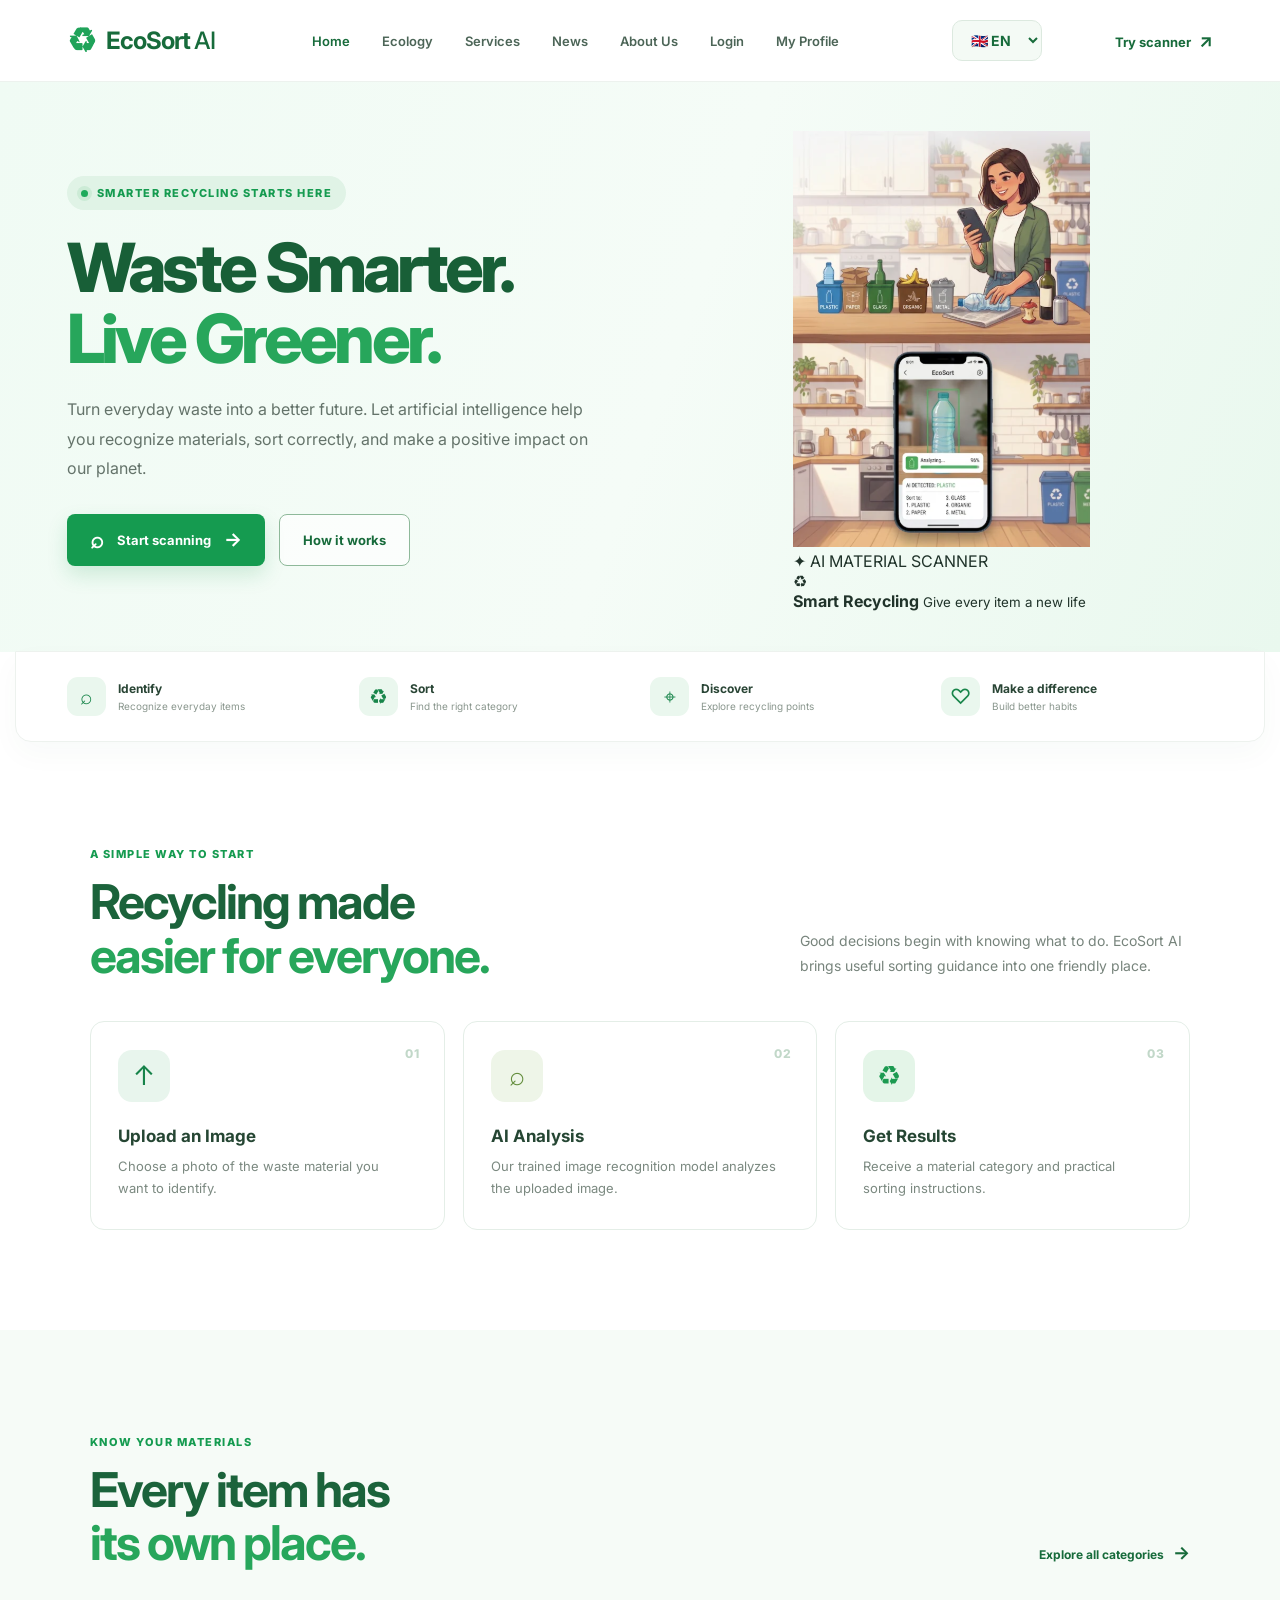
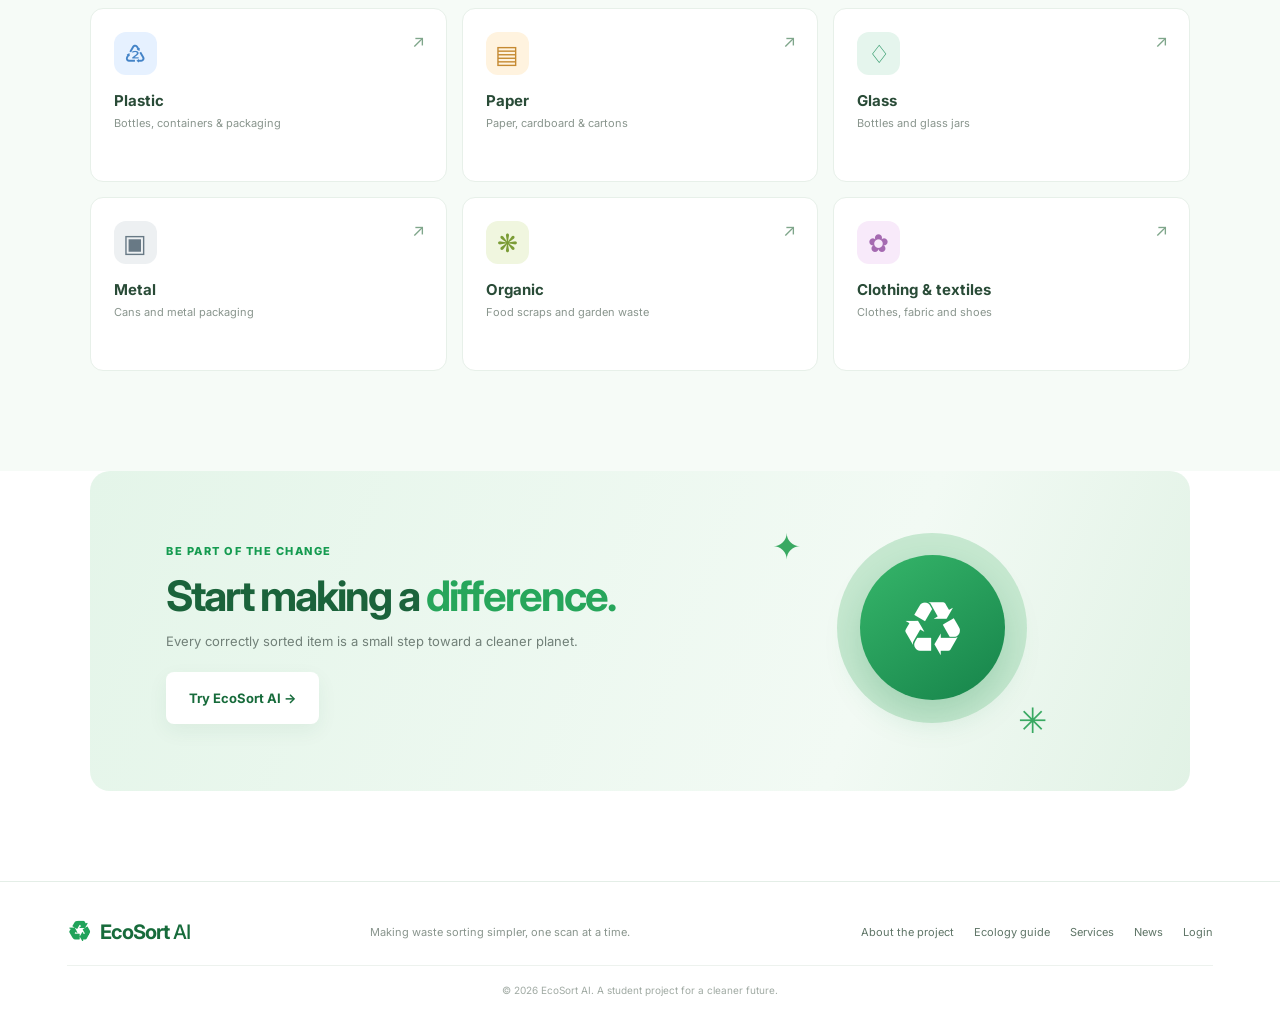
<file: index.html>
<!DOCTYPE html>
<html lang="en">
<head>
  <meta charset="UTF-8">
  <meta name="viewport" content="width=device-width, initial-scale=1.0">
  <meta name="description" content="EcoSort AI helps you identify waste and learn how to sort it correctly.">
  <title>EcoSort AI — Give Waste a Second Life</title>
  <link rel="preconnect" href="https://fonts.googleapis.com">
  <link rel="preconnect" href="https://fonts.gstatic.com" crossorigin>
  <link href="https://fonts.googleapis.com/css2?family=Inter:wght@400;500;600;700;800&display=swap" rel="stylesheet">
  <link rel="stylesheet" href="style.css">
  <script src="script.js" defer></script>
</head>
<body class="home-page">
  <header class="site-header">
    <a class="brand" href="index.html" aria-label="EcoSort AI home">
      <span class="brand-mark" aria-hidden="true">♻</span>
      <span>EcoSort <b>AI</b></span>
    </a>

    <button class="menu-toggle" type="button" aria-label="Open navigation" aria-expanded="false">
      <span></span><span></span><span></span>
    </button>

    <nav class="main-nav" aria-label="Main navigation">
      <a class="active" href="index.html">Home</a>
      <a href="ecology.html">Ecology</a>
      <a href="services.html">Services</a>
      <a href="news.html">News</a>
      <a href="about.html">About Us</a>
      <a href="login.html">Login</a>
      <a href="profile.html">My Profile</a>
    </nav>
    <div class="language-switcher">
  <select id="languageSelect" aria-label="Choose language">
    <option value="kk">🇰🇿 KZ</option>
    <option value="ru">🇷🇺 RU</option>
    <option value="en">🇬🇧 EN</option>
  </select>
</div>
    <a class="header-link" href="scanner.html">Try scanner <span>↗</span></a>
  </header>

  <main>
    <section class="hero">
      <div class="hero-copy">
        <div class="eyebrow"><span class="eyebrow-dot"></span> SMARTER RECYCLING STARTS HERE</div>
        <h1>Waste Smarter.<br><span>Live Greener.</span></h1>
        <p class="hero-description">
  Turn everyday waste into a better future. Let artificial intelligence
  help you recognize materials, sort correctly, and make a positive
  impact on our planet.
</p>
        <div class="hero-actions">
          <a class="button button-primary" href="services.html"><span class="button-icon">⌕</span> Start scanning <span class="arrow">→</span></a>
          <a class="button button-secondary" href="#how-it-works">How it works</a>
        </div>
      </div>

      <div class="hero-visual eco-visual">

  <div class="eco-orbit orbit-one"></div>
  <div class="eco-orbit orbit-two"></div>

  <div class="eco-main-card">
    <img src="images/bins.png" alt="EcoSort recycling system">

    <div class="eco-scan-line"></div>

    <div class="eco-ai-badge">
      <span>✦</span>
      AI MATERIAL SCANNER
    </div>

    <div class="eco-center-label">
      <span>♻</span>
      <div>
        <b>Smart Recycling</b>
        <small>Give every item a new life</small>
      </div>
    </div>
  </div>



</div>
    </section>

    <section class="trust-strip" aria-label="Platform benefits">
      <div><span class="strip-icon">⌕</span><span><b>Identify</b><small>Recognize everyday items</small></span></div>
      <div><span class="strip-icon">♻</span><span><b>Sort</b><small>Find the right category</small></span></div>
      <div><span class="strip-icon">⌖</span><span><b>Discover</b><small>Explore recycling points</small></span></div>
      <div><span class="strip-icon">♡</span><span><b>Make a difference</b><small>Build better habits</small></span></div>
    </section>

    <section class="section intro-section" id="how-it-works">
      <div class="section-heading">
        <div><span class="section-kicker">A SIMPLE WAY TO START</span><h2>Recycling made<br><span>easier for everyone.</span></h2></div>
        <p>Good decisions begin with knowing what to do. EcoSort AI brings useful sorting guidance into one friendly place.</p>
      </div>
      <div class="steps-grid">
        <article class="step-card"><span class="step-number">01</span><div class="step-symbol symbol-upload">↑</div><h3>Take a photo</h3><p>Choose a picture of the item you want to sort.</p></article>
        <article class="step-card"><span class="step-number">02</span><div class="step-symbol symbol-scan">⌕</div><h3>Let AI identify it</h3><p>Our scanner helps determine the item's likely material category.</p></article>
        <article class="step-card"><span class="step-number">03</span><div class="step-symbol symbol-leaf">♻</div><h3>Sort with confidence</h3><p>Get practical guidance on reuse, recycling, or proper disposal.</p></article>
      </div>
    </section>

    <section class="section categories-section" id="categories-preview">
      <div class="section-heading compact-heading">
        <div><span class="section-kicker">KNOW YOUR MATERIALS</span><h2>Every item has<br><span>its own place.</span></h2></div>
        <a class="text-link" href="ecology.html">Explore all categories <span>→</span></a>
      </div>
      <div class="category-grid">
        <a class="category-card cat-plastic" href="ecology.html"><span class="category-emoji">♴</span><span class="category-name">Plastic</span><span class="category-desc">Bottles, containers & packaging</span><span class="category-arrow">↗</span></a>
        <a class="category-card cat-paper" href="ecology.html"><span class="category-emoji">▤</span><span class="category-name">Paper</span><span class="category-desc">Paper, cardboard & cartons</span><span class="category-arrow">↗</span></a>
        <a class="category-card cat-glass" href="ecology.html"><span class="category-emoji">♢</span><span class="category-name">Glass</span><span class="category-desc">Bottles and glass jars</span><span class="category-arrow">↗</span></a>
        <a class="category-card cat-metal" href="ecology.html"><span class="category-emoji">▣</span><span class="category-name">Metal</span><span class="category-desc">Cans and metal packaging</span><span class="category-arrow">↗</span></a>
        <a class="category-card cat-organic" href="ecology.html"><span class="category-emoji">❋</span><span class="category-name">Organic</span><span class="category-desc">Food scraps and garden waste</span><span class="category-arrow">↗</span></a>
        <a class="category-card cat-textile" href="ecology.html"><span class="category-emoji">✿</span><span class="category-name">Clothing & textiles</span><span class="category-desc">Clothes, fabric and shoes</span><span class="category-arrow">↗</span></a>
      </div>
    </section>

    <section class="impact-banner">
      <div class="impact-copy"><span class="section-kicker">A BETTER HABIT, A BETTER TOMORROW</span><h2>One small choice<br>can <span>change a lot.</span></h2><p>Start with one item. Learn how to sort it. Pass that knowledge on.</p><a class="button button-light" href="services.html">Try EcoSort AI <span>→</span></a></div>
      <div class="impact-art" aria-hidden="true"><div class="impact-circle circle-back"></div><div class="impact-circle circle-front">♻</div><span class="leaf leaf-a">✦</span><span class="leaf leaf-b">✳</span></div>
    </section>
  </main>

  <footer class="site-footer" id="about-preview">
    <a class="brand footer-brand" href="index.html"><span class="brand-mark">♻</span><span>EcoSort <b>AI</b></span></a>
    <p>Making waste sorting simpler, one scan at a time.</p>
    <div class="footer-links"><a href="about.html">About the project</a><a href="ecology.html">Ecology guide</a><a href="services.html">Services</a><a href="news.html">News</a><a href="login.html">Login</a></div>
    <small>© <span id="year"></span> EcoSort AI. A student project for a cleaner future.</small>
  </footer>
</body>
</html>
</file>
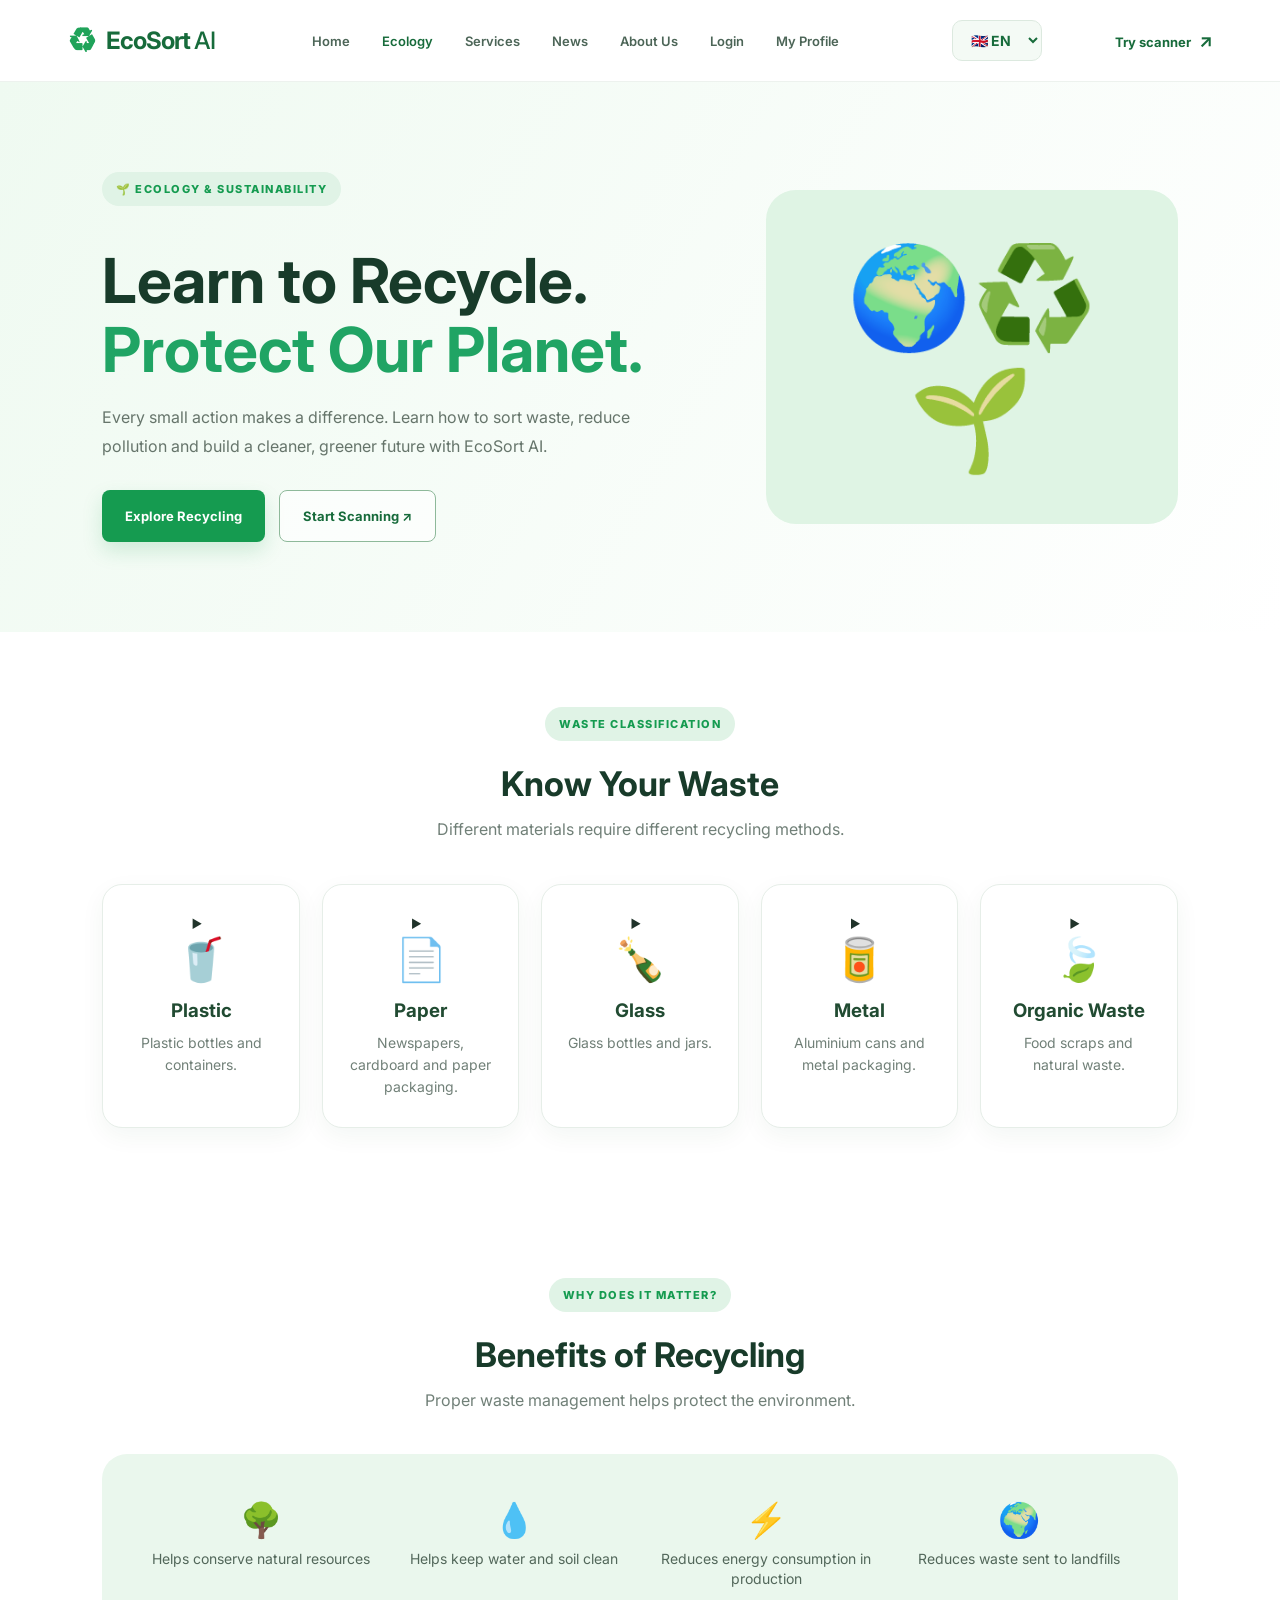
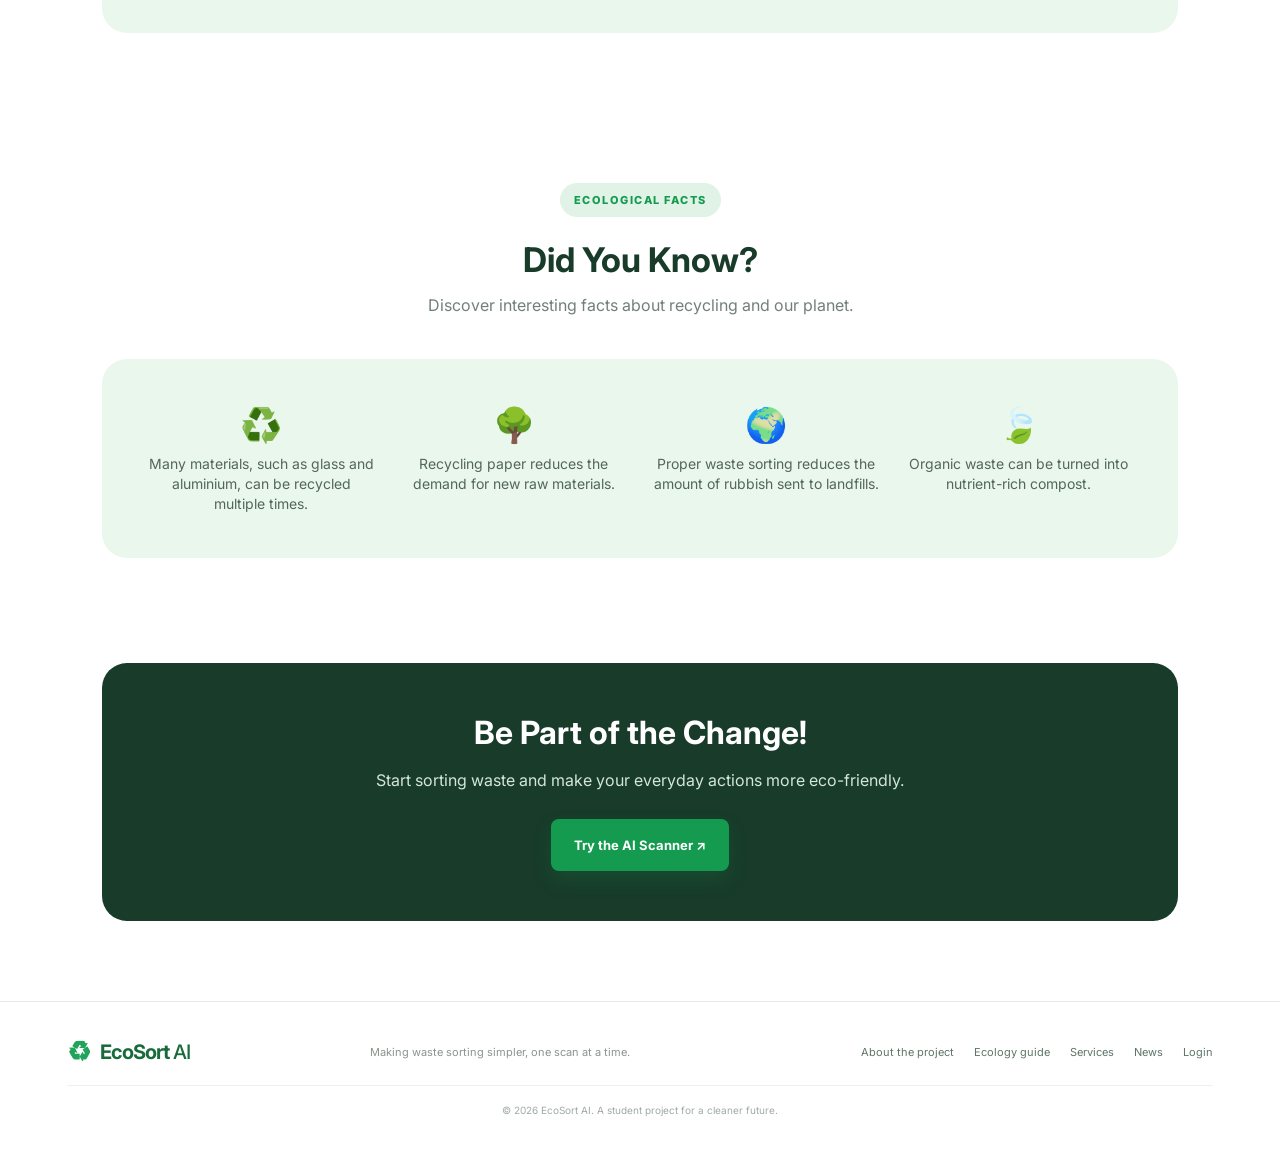
<file: ecology.html>
<!DOCTYPE html>
<html lang="en">
<head>
  <meta charset="UTF-8">
  <meta name="viewport" content="width=device-width, initial-scale=1.0">
  <title>Ecology | EcoSort AI</title>

  <link rel="preconnect" href="https://fonts.googleapis.com">
  <link rel="preconnect" href="https://fonts.gstatic.com" crossorigin>
  <link href="https://fonts.googleapis.com/css2?family=Inter:wght@400;500;600;700;800&display=swap" rel="stylesheet">

  <link rel="stylesheet" href="style.css">

  <style>
    .ecology-hero {
      padding: 90px 8%;
      background: linear-gradient(120deg, #effaf1, #ffffff);
      display: grid;
      grid-template-columns: 1.2fr 0.8fr;
      align-items: center;
      gap: 45px;
    }

    .ecology-hero h1 {
      font-size: clamp(38px, 5vw, 62px);
      line-height: 1.12;
      color: #183b2a;
      margin: 18px 0;
    }

    .ecology-hero h1 span {
      color: #20a464;
    }

    .ecology-hero p {
      color: #66756b;
      line-height: 1.8;
      font-size: 16px;
      max-width: 550px;
    }

    .ecology-visual {
      background: #dff4e4;
      border-radius: 30px;
      padding: 45px 25px;
      text-align: center;
      font-size: 100px;
    }

    .ecology-section {
      padding: 75px 8%;
    }

    .ecology-heading {
      text-align: center;
      margin-bottom: 40px;
    }

    .ecology-heading h2 {
      color: #183b2a;
      font-size: 34px;
      margin-bottom: 12px;
    }

    .ecology-heading p {
      color: #718078;
      line-height: 1.7;
    }

    .waste-grid {
      display: grid;
      grid-template-columns: repeat(auto-fit, minmax(190px, 1fr));
      gap: 22px;
    }

    .waste-card {
      background: #fff;
      border: 1px solid #e6eee8;
      border-radius: 20px;
      padding: 28px 22px;
      text-align: center;
      box-shadow: 0 8px 25px rgba(20, 70, 40, 0.05);
      transition: 0.25s;
    }

    .waste-card:hover {
      transform: translateY(-6px);
      box-shadow: 0 12px 30px rgba(20, 70, 40, 0.10);
    }

    .waste-icon {
      font-size: 42px;
      margin-bottom: 15px;
    }

    .waste-card h3 {
      color: #214b32;
      margin-bottom: 10px;
    }

    .waste-card p {
      color: #718078;
      font-size: 14px;
      line-height: 1.6;
    }

    .steps-grid {
      display: grid;
      grid-template-columns: repeat(auto-fit, minmax(210px, 1fr));
      gap: 22px;
    }

    .step-card {
      background: #f3faf4;
      border-radius: 18px;
      padding: 25px;
    }

    .step-number {
      background: #20a464;
      color: white;
      width: 38px;
      height: 38px;
      border-radius: 50%;
      display: grid;
      place-items: center;
      font-weight: 700;
      margin-bottom: 18px;
    }

    .step-card h3 {
      color: #214b32;
      margin-bottom: 10px;
    }

    .step-card p {
      color: #718078;
      line-height: 1.7;
      font-size: 14px;
    }

    .benefits {
      background: #eaf7ed;
      border-radius: 25px;
      padding: 45px;
      display: grid;
      grid-template-columns: repeat(auto-fit, minmax(180px, 1fr));
      gap: 25px;
      text-align: center;
    }

    .benefit strong {
      display: block;
      color: #20a464;
      font-size: 34px;
      margin-bottom: 8px;
    }

    .benefit span {
      color: #52675a;
      font-size: 14px;
    }

    .eco-cta {
      margin: 30px 8% 80px;
      padding: 50px 25px;
      border-radius: 25px;
      background: #183b2a;
      color: white;
      text-align: center;
    }

    .eco-cta h2 {
      font-size: 32px;
      margin-bottom: 15px;
    }

    .eco-cta p {
      color: #d4e6d9;
      margin-bottom: 25px;
      line-height: 1.7;
    }

    @media(max-width: 750px) {
      .ecology-hero {
        grid-template-columns: 1fr;
        padding: 55px 6%;
      }

      .ecology-visual {
        font-size: 75px;
      }

      .ecology-section {
        padding: 55px 6%;
      }

      .benefits {
        padding: 30px 18px;
      }
    }
  </style>

  <script src="script.js" defer></script>
</head>

<body>

<header class="site-header">
  <a class="brand" href="index.html">
    <span class="brand-mark">♻</span>
    <span>EcoSort <b>AI</b></span>
  </a>

  <button class="menu-toggle" type="button" aria-label="Open navigation" aria-expanded="false">
    <span></span><span></span><span></span>
  </button>

  <nav class="main-nav" aria-label="Main navigation">
    <a href="index.html">Home</a>
    <a class="active" href="ecology.html">Ecology</a>
    <a href="services.html">Services</a>
    <a href="news.html">News</a>
    <a href="about.html">About Us</a>
    <a href="login.html">Login</a>
    <a href="profile.html">My Profile</a>
  </nav>
<div class="language-switcher">
  <select id="languageSelect" aria-label="Choose language">
    <option value="kk">🇰🇿 KZ</option>
    <option value="ru">🇷🇺 RU</option>
    <option value="en">🇬🇧 EN</option>
  </select>
</div>
  <a class="header-link" href="scanner.html">Try scanner <span>↗</span></a>
</header>

<main>

  <section class="ecology-hero">
    <div>
      <span class="eyebrow">🌱 ECOLOGY & SUSTAINABILITY</span>
      <h1>Learn to Recycle.<br><span>Protect Our Planet.</span></h1>
      <p>
        Every small action makes a difference. Learn how to sort waste,
        reduce pollution and build a cleaner, greener future with EcoSort AI.
      </p>
      <div class="hero-actions">
        <a href="#categories" class="button button-primary">Explore Recycling</a>
        <a href="scanner.html" class="button button-secondary">Start Scanning ↗</a>
      </div>
    </div>

    <div class="ecology-visual">🌍♻️🌱</div>
  </section>

  <section class="ecology-section" id="categories">
    <div class="ecology-heading">
      <span class="eyebrow">WASTE CLASSIFICATION</span>
      <h2>Know Your Waste</h2>
      <p>Different materials need different recycling methods.</p>
    </div>

    <div class="waste-grid">

  <details class="waste-card">
    <summary>
      <div class="waste-icon">🥤</div>
      <h3>Plastic</h3>
      <p>Plastic bottles and containers.</p>
    </summary>
    <div class="waste-details">
      <h4>About Plastic Recycling</h4>
      <p>Plastic is widely used in bottles, packaging and containers. Some types of plastic can be recycled into new products.</p>
      <h4>How to recycle:</h4>
      <p>Empty and rinse containers. Check the recycling symbol and local collection rules. Separate recyclable plastic from other waste.</p>
      <h4>Examples:</h4>
      <p>Water bottles, food containers, plastic packaging.</p>
    </div>
  </details>

  <details class="waste-card">
    <summary>
      <div class="waste-icon">📄</div>
      <h3>Paper</h3>
      <p>Newspapers, cardboard and paper packaging.</p>
    </summary>
    <div class="waste-details">
      <h4>About Paper Recycling</h4>
      <p>Paper and cardboard can often be processed into new paper products, reducing the need for fresh raw materials.</p>
      <h4>How to recycle:</h4>
      <p>Keep paper dry and clean. Flatten cardboard boxes. Remove plastic wrapping and other non-paper materials.</p>
      <h4>Examples:</h4>
      <p>Newspapers, notebooks, cardboard boxes, office paper.</p>
    </div>
  </details>

  <details class="waste-card">
    <summary>
      <div class="waste-icon">🍾</div>
      <h3>Glass</h3>
      <p>Glass bottles and jars.</p>
    </summary>
    <div class="waste-details">
      <h4>About Glass Recycling</h4>
      <p>Glass bottles and jars can be recycled into new glass products when accepted by local recycling facilities.</p>
      <h4>How to recycle:</h4>
      <p>Empty containers and rinse them. Separate glass from other materials. Handle broken glass carefully and follow local disposal rules.</p>
      <h4>Examples:</h4>
      <p>Glass bottles, jars and food containers.</p>
    </div>
  </details>

  <details class="waste-card">
    <summary>
      <div class="waste-icon">🥫</div>
      <h3>Metal</h3>
      <p>Aluminum cans and metal packaging.</p>
    </summary>
    <div class="waste-details">
      <h4>About Metal Recycling</h4>
      <p>Metals such as aluminum and steel can be recycled and used to manufacture new products.</p>
      <h4>How to recycle:</h4>
      <p>Empty cans and containers. Rinse away food residue when needed. Place accepted metal items in the correct recycling bin.</p>
      <h4>Examples:</h4>
      <p>Aluminum cans, steel food cans and metal packaging.</p>
    </div>
  </details>

  <details class="waste-card">
    <summary>
      <div class="waste-icon">🍃</div>
      <h3>Organic</h3>
      <p>Food scraps and natural waste.</p>
    </summary>
    <div class="waste-details">
      <h4>About Organic Waste</h4>
      <p>Organic waste comes from plants and food. Suitable organic materials can be turned into compost.</p>
      <h4>How to recycle:</h4>
      <p>Separate food scraps from other rubbish. Use a suitable compost bin or local organic waste collection service.</p>
      <h4>Examples:</h4>
      <p>Fruit peels, vegetable scraps, leaves and coffee grounds.</p>
    </div>
  </details>

</div>
</section>

<section class="ecology-section">
    <div class="ecology-heading">
      <span class="eyebrow">WHY IT MATTERS</span>
      <h2>Benefits of Recycling</h2>
      <p>Responsible waste management helps protect our environment.</p>
    </div>

    <div class="benefits">
      <div class="benefit">
        <strong>🌳</strong>
        <span>Helps conserve natural resources</span>
      </div>

      <div class="benefit">
        <strong>💧</strong>
        <span>Supports cleaner water and soil</span>
      </div>

      <div class="benefit">
        <strong>⚡</strong>
        <span>Can reduce energy use in production</span>
      </div>

      <div class="benefit">
        <strong>🌍</strong>
        <span>Reduces waste sent to landfills</span>
      </div>
    </div>
  </section>

  <!-- DID YOU KNOW -->
  <section class="ecology-section">
    <div class="ecology-heading">
      <span class="eyebrow">ECO FACTS</span>
      <h2>Did You Know?</h2>
      <p>Discover interesting facts about recycling and our planet.</p>
    </div>

    <div class="benefits">
      <div class="benefit">
        <strong>♻️</strong>
        <span>Many materials, such as glass and aluminum, can be recycled repeatedly.</span>
      </div>

      <div class="benefit">
        <strong>🌳</strong>
        <span>Recycling paper helps reduce the demand for new raw materials.</span>
      </div>

      <div class="benefit">
        <strong>🌍</strong>
        <span>Sorting waste correctly helps reduce the amount sent to landfills.</span>
      </div>

      <div class="benefit">
        <strong>🍃</strong>
        <span>Organic waste can be turned into nutrient-rich compost.</span>
      </div>
    </div>
  </section>

  <section class="eco-cta">
    <h2>Give Every Item a Second Life</h2>
    <p>Not sure what material an item is made of?<br>Use EcoSort AI to identify it with your camera.</p>
    <a href="scanner.html" class="button button-primary">Try AI Scanner ↗</a>
  </section>

</main>

<footer class="site-footer">
  <a class="brand footer-brand" href="index.html">
    <span class="brand-mark">♻</span>
    <span>EcoSort <b>AI</b></span>
  </a>

  <p>Making waste sorting simpler, one scan at a time.</p>

  <div class="footer-links">
    <a href="about.html">About the project</a>
    <a href="ecology.html">Ecology guide</a>
    <a href="services.html">Services</a>
    <a href="news.html">News</a>
    <a href="login.html">Login</a>
  </div>

  <small>© <span id="year"></span> EcoSort AI. A student project for a cleaner future.</small>
</footer>

</body>
</html>
</file>
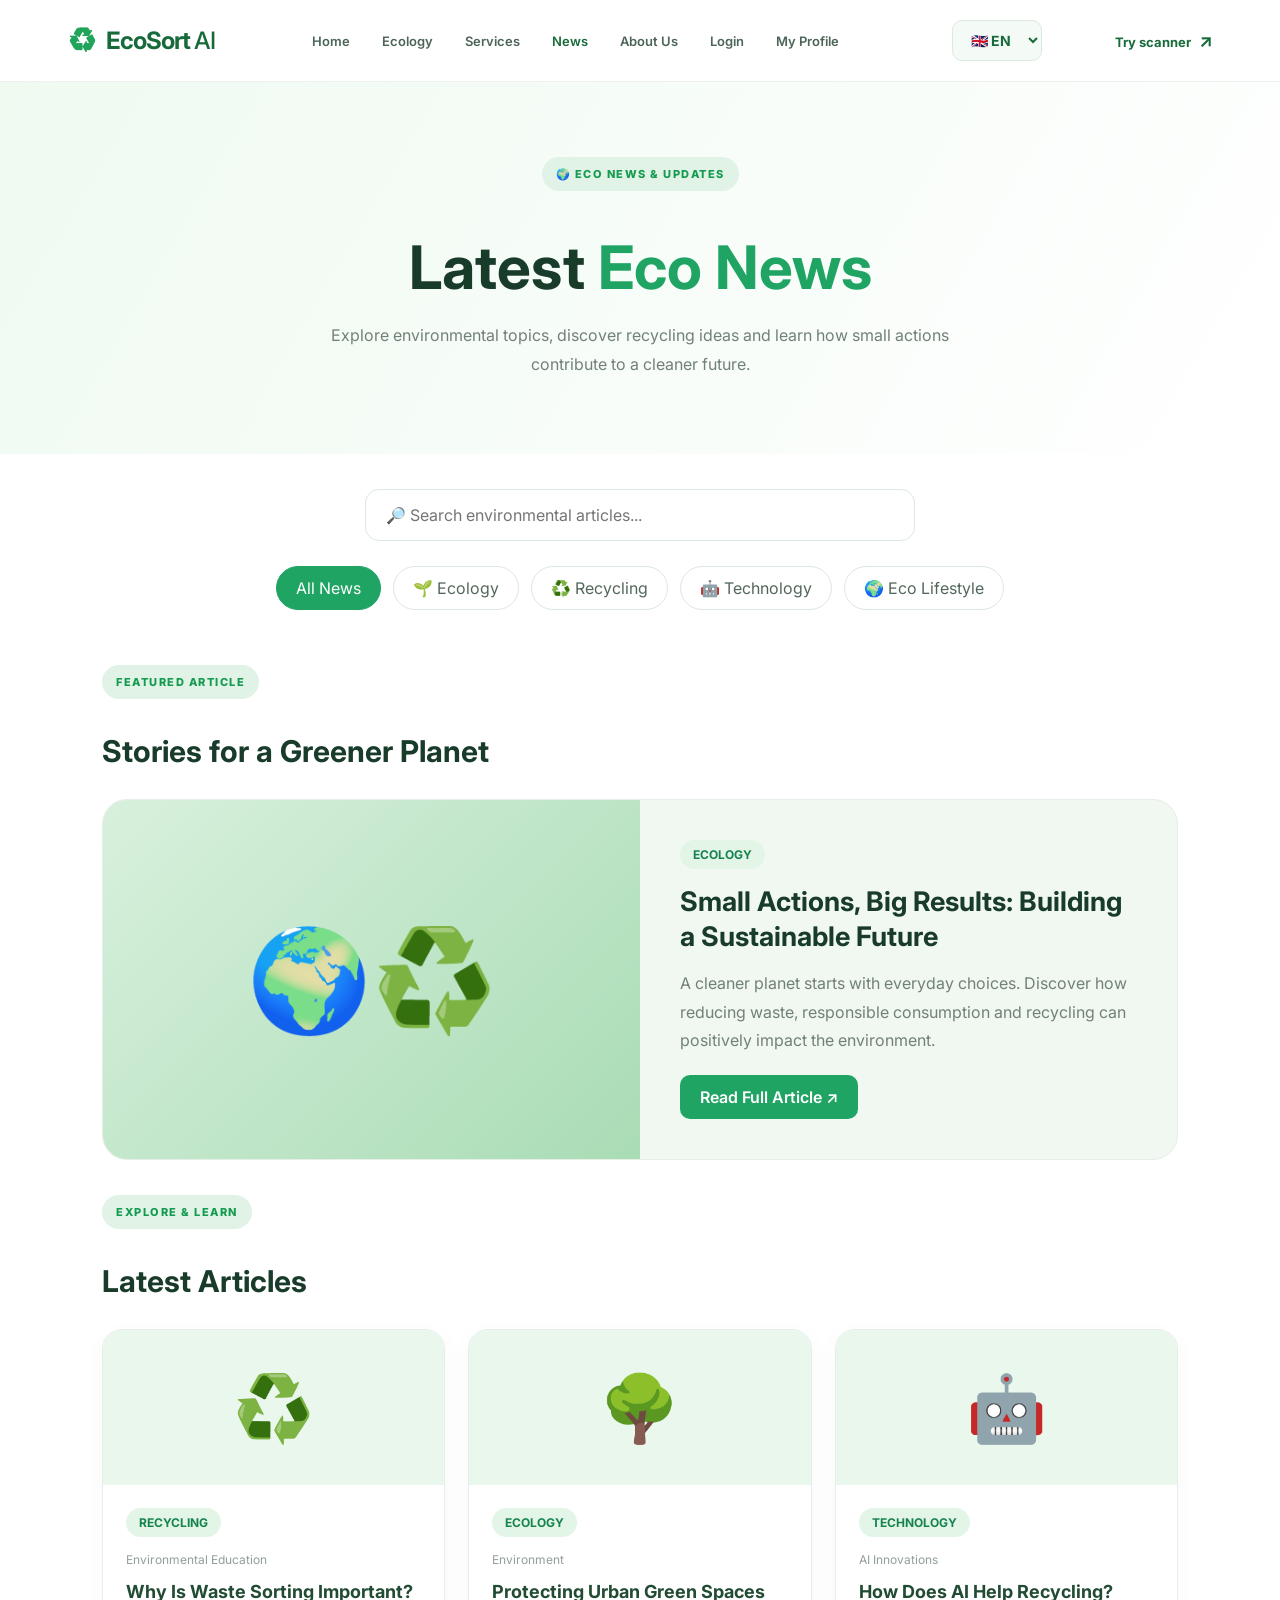
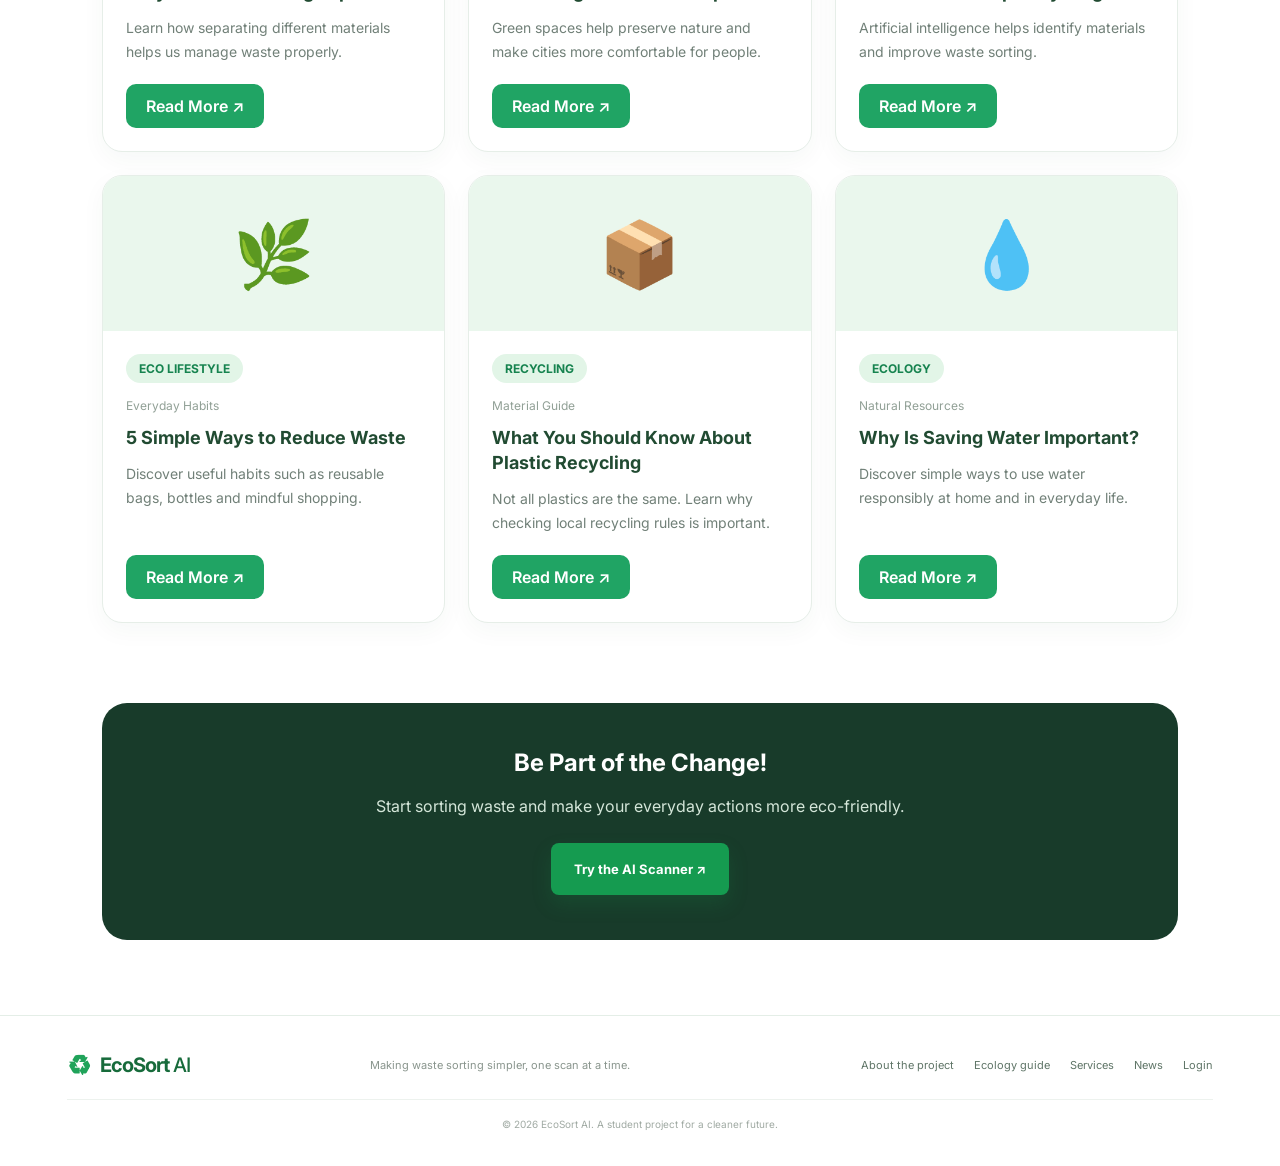
<file: news.html>
<!DOCTYPE html>
<html lang="en">
<head>
  <meta charset="UTF-8">
  <meta name="viewport" content="width=device-width, initial-scale=1.0">
  <title>Eco News | EcoSort AI</title>

  <link rel="preconnect" href="https://fonts.googleapis.com">
  <link rel="preconnect" href="https://fonts.gstatic.com" crossorigin>
  <link href="https://fonts.googleapis.com/css2?family=Inter:wght@400;500;600;700;800&display=swap" rel="stylesheet">

  <link rel="stylesheet" href="style.css">
  <script src="script.js" defer></script>

  <style>
    .news-hero {
      padding: 75px 8%;
      background: linear-gradient(120deg, #effaf1, #ffffff);
      text-align: center;
    }

    .news-hero h1 {
      font-size: clamp(38px, 5vw, 60px);
      color: #183b2a;
      margin: 18px 0;
    }

    .news-hero h1 span {
      color: #20a464;
    }

    .news-hero p {
      max-width: 650px;
      margin: auto;
      color: #718078;
      line-height: 1.8;
    }

    .news-controls {
      padding: 35px 8% 15px;
    }

    .news-search {
      display: block;
      width: 100%;
      max-width: 550px;
      margin: 0 auto 25px;
      padding: 15px 20px;
      border: 1px solid #dce8df;
      border-radius: 14px;
      font: inherit;
      outline: none;
      box-sizing: border-box;
    }

    .news-search:focus {
      border-color: #20a464;
    }

    .news-chips {
      display: flex;
      justify-content: center;
      flex-wrap: wrap;
      gap: 12px;
    }

    .news-chip {
      border: 1px solid #dce8df;
      background: white;
      color: #52675a;
      padding: 11px 19px;
      border-radius: 30px;
      cursor: pointer;
      font: inherit;
      transition: .2s;
    }

    .news-chip:hover,
    .news-chip.active {
      background: #20a464;
      border-color: #20a464;
      color: white;
    }

    .news-section {
      padding: 40px 8% 80px;
    }

    .news-heading {
      margin-bottom: 30px;
    }

    .news-heading h2 {
      font-size: 30px;
      color: #183b2a;
      margin: 12px 0;
    }

    .featured-news {
      display: grid;
      grid-template-columns: 1fr 1fr;
      overflow: hidden;
      background: #f0f8f1;
      border-radius: 25px;
      margin-bottom: 35px;
      border: 1px solid #e5eee7;
    }

    .featured-visual {
      min-height: 300px;
      display: grid;
      place-items: center;
      background: linear-gradient(135deg, #d8f0dd, #a9dcb5);
      font-size: 100px;
    }

    .featured-content {
      padding: 40px;
      display: flex;
      flex-direction: column;
      justify-content: center;
      align-items: flex-start;
    }

    .news-tag {
      display: inline-block;
      background: #e2f5e7;
      color: #16834f;
      padding: 7px 13px;
      border-radius: 30px;
      font-size: 12px;
      font-weight: 700;
      margin-bottom: 15px;
    }

    .featured-content h2 {
      color: #183b2a;
      font-size: 27px;
      line-height: 1.3;
      margin-bottom: 15px;
    }

    .featured-content p {
      color: #718078;
      line-height: 1.8;
      margin-bottom: 20px;
    }

    .read-button {
      border: none;
      background: #20a464;
      color: white;
      padding: 12px 20px;
      border-radius: 10px;
      cursor: pointer;
      font: inherit;
      font-weight: 600;
      text-decoration: none;
      transition: .2s;
    }

    .read-button:hover {
      background: #16834f;
    }

    .news-grid {
      display: grid;
      grid-template-columns: repeat(3, 1fr);
      gap: 23px;
    }

    .news-card {
      border: 1px solid #e6eee8;
      border-radius: 20px;
      overflow: hidden;
      background: white;
      box-shadow: 0 8px 25px rgba(20,70,40,.04);
      transition: .25s;
      display: flex;
      flex-direction: column;
    }

    .news-card:hover {
      transform: translateY(-5px);
      box-shadow: 0 12px 28px rgba(20,70,40,.09);
    }

    .news-card-visual {
      min-height: 155px;
      display: grid;
      place-items: center;
      background: #eaf7ed;
      font-size: 65px;
    }

    .news-card-content {
      padding: 23px;
      display: flex;
      flex-direction: column;
      flex: 1;
      align-items: flex-start;
    }

    .news-card-content h3 {
      color: #214b32;
      font-size: 18px;
      line-height: 1.4;
      margin-bottom: 12px;
    }

    .news-card-content p {
      color: #718078;
      font-size: 14px;
      line-height: 1.7;
      margin-bottom: 20px;
      flex: 1;
    }

    .news-card-content .read-button {
      margin-top: auto;
    }

    .news-date {
      color: #91a096;
      font-size: 12px;
      margin-bottom: 12px;
    }

    .no-results {
      display: none;
      text-align: center;
      padding: 45px 15px;
      color: #718078;
      background: #f3faf4;
      border-radius: 18px;
    }

    .article-modal {
      display: none;
      position: fixed;
      inset: 0;
      z-index: 1000;
      background: rgba(10,30,18,.65);
      padding: 20px;
      overflow-y: auto;
      align-items: center;
      justify-content: center;
    }

    .article-modal.open {
      display: flex;
    }

    .modal-content {
      background: white;
      width: 100%;
      max-width: 650px;
      padding: 35px;
      border-radius: 22px;
      position: relative;
      max-height: 85vh;
      overflow-y: auto;
    }

    .modal-content h2 {
      color: #183b2a;
      margin: 15px 0;
      line-height: 1.4;
    }

    .modal-content p {
      color: #64756a;
      line-height: 1.8;
      margin-top: 15px;
    }

    .modal-close {
      position: absolute;
      top: 15px;
      right: 18px;
      border: none;
      background: #eaf7ed;
      color: #214b32;
      width: 35px;
      height: 35px;
      border-radius: 50%;
      font-size: 22px;
      cursor: pointer;
    }

    @media(max-width: 850px) {
      .news-grid {
        grid-template-columns: repeat(2, 1fr);
      }

      .featured-news {
        grid-template-columns: 1fr;
      }
    }

    @media(max-width: 580px) {
      .news-controls,
      .news-section {
        padding-left: 6%;
        padding-right: 6%;
      }

      .news-grid {
        grid-template-columns: 1fr;
      }

      .featured-content {
        padding: 27px;
      }

      .modal-content {
        padding: 28px 22px;
      }
    }
  </style>
</head>

<body>

<header class="site-header">
  <a class="brand" href="index.html">
    <span class="brand-mark">♻</span>
    <span>EcoSort <b>AI</b></span>
  </a>

  <button class="menu-toggle" type="button" aria-label="Open navigation" aria-expanded="false">
    <span></span><span></span><span></span>
  </button>

  <nav class="main-nav" aria-label="Main navigation">
    <a href="index.html">Home</a>
    <a href="ecology.html">Ecology</a>
    <a href="services.html">Services</a>
    <a class="active" href="news.html">News</a>
    <a href="about.html">About Us</a>
    <a href="login.html">Login</a>
    <a href="profile.html">My Profile</a>
  </nav>
<div class="language-switcher">
  <select id="languageSelect" aria-label="Choose language">
    <option value="kk">🇰🇿 KZ</option>
    <option value="ru">🇷🇺 RU</option>
    <option value="en">🇬🇧 EN</option>
  </select>
</div>
  <a class="header-link" href="scanner.html">Try scanner <span>↗</span></a>
</header>

<main>

  <section class="news-hero">
    <span class="eyebrow">🌍 ECO NEWS & UPDATES</span>
    <h1>Latest <span>Eco News</span></h1>
    <p>
      Explore environmental topics, discover recycling ideas
      and learn how small actions can create a cleaner future.
    </p>
  </section>

  <section class="news-controls">
    <input
      type="search"
      class="news-search"
      id="newsSearch"
      placeholder="🔎 Search environmental articles..."
      aria-label="Search news"
    >

    <div class="news-chips">
      <button class="news-chip active" data-category="all">All News</button>
      <button class="news-chip" data-category="eco">🌱 Ecology</button>
      <button class="news-chip" data-category="recycling">♻️ Recycling</button>
      <button class="news-chip" data-category="technology">🤖 Technology</button>
      <button class="news-chip" data-category="lifestyle">🌍 Eco Lifestyle</button>
    </div>
  </section>

  <section class="news-section">

    <div class="news-heading">
      <span class="eyebrow">FEATURED ARTICLE</span>
      <h2>Stories for a Greener Planet</h2>
    </div>

    <article class="featured-news">
      <div class="featured-visual">🌍♻️</div>

      <div class="featured-content">
        <span class="news-tag">ECOLOGY</span>
        <h2>Small Actions, Big Impact: Building a Sustainable Future</h2>
        <p>
          A cleaner planet begins with everyday choices.
          Discover how waste reduction, responsible consumption
          and recycling can make a positive difference.
        </p>
        <button class="read-button" data-article="0">Read Full Article ↗</button>
      </div>
    </article>

    <div class="news-heading">
      <span class="eyebrow">EXPLORE & LEARN</span>
      <h2>Latest Articles</h2>
    </div>

    <div class="news-grid" id="newsGrid">

      <article class="news-card" data-category="recycling">
        <div class="news-card-visual">♻️</div>
        <div class="news-card-content">
          <span class="news-tag">RECYCLING</span>
          <span class="news-date">Eco Education</span>
          <h3>Why Waste Sorting Matters</h3>
          <p>Learn why separating different materials is an important step toward responsible waste management.</p>
          <button class="read-button" data-article="1">Read More ↗</button>
        </div>
      </article>

      <article class="news-card" data-category="eco">
        <div class="news-card-visual">🌳</div>
        <div class="news-card-content">
          <span class="news-tag">ECOLOGY</span>
          <span class="news-date">Environment</span>
          <h3>Protecting Urban Green Spaces</h3>
          <p>Green spaces support urban nature and make cities more comfortable for people.</p>
          <button class="read-button" data-article="2">Read More ↗</button>
        </div>
      </article>

      <article class="news-card" data-category="technology">
        <div class="news-card-visual">🤖</div>
        <div class="news-card-content">
          <span class="news-tag">TECHNOLOGY</span>
          <span class="news-date">AI Innovation</span>
          <h3>How AI Can Help Recycling</h3>
          <p>Artificial intelligence can help identify materials and support smarter waste sorting.</p>
          <button class="read-button" data-article="3">Read More ↗</button>
        </div>
      </article>

      <article class="news-card" data-category="lifestyle">
        <div class="news-card-visual">🌿</div>
        <div class="news-card-content">
          <span class="news-tag">ECO LIFESTYLE</span>
          <span class="news-date">Daily Habits</span>
          <h3>5 Simple Ways to Reduce Waste</h3>
          <p>Explore practical habits such as reusable bags, bottles and thoughtful shopping.</p>
          <button class="read-button" data-article="4">Read More ↗</button>
        </div>
      </article>

      <article class="news-card" data-category="recycling">
        <div class="news-card-visual">📦</div>
        <div class="news-card-content">
          <span class="news-tag">RECYCLING</span>
          <span class="news-date">Materials Guide</span>
          <h3>Understanding Plastic Recycling</h3>
          <p>Not all plastics are the same. Learn why checking local recycling rules is important.</p>
          <button class="read-button" data-article="5">Read More ↗</button>
        </div>
      </article>

      <article class="news-card" data-category="eco">
        <div class="news-card-visual">💧</div>
        <div class="news-card-content">
          <span class="news-tag">ECOLOGY</span>
          <span class="news-date">Natural Resources</span>
          <h3>Why Saving Water Matters</h3>
          <p>Discover simple ways to use water responsibly at home and in everyday life.</p>
          <button class="read-button" data-article="6">Read More ↗</button>
        </div>
      </article>

    </div>

    <div class="no-results" id="noResults">
      <h3>No articles found 🔎</h3>
      <p>Try another search term or select a different category.</p>
    </div>

  </section>

  <section class="eco-cta" style="margin: 0 8% 75px; padding: 45px 25px; background: #183b2a; color: white; text-align: center; border-radius: 25px;">
    <h2 style="margin-bottom: 15px;">Be Part of the Change</h2>
    <p style="color: #d4e6d9; line-height: 1.8; margin-bottom: 22px;">
      Start sorting waste and make your everyday actions more sustainable.
    </p>
    <a href="scanner.html" class="button button-primary">Try AI Scanner ↗</a>
  </section>

</main>

<footer class="site-footer">
  <a class="brand footer-brand" href="index.html">
    <span class="brand-mark">♻</span>
    <span>EcoSort <b>AI</b></span>
  </a>

  <p>Making waste sorting simpler, one scan at a time.</p>

  <div class="footer-links">
    <a href="about.html">About the project</a>
    <a href="ecology.html">Ecology guide</a>
    <a href="services.html">Services</a>
    <a href="news.html">News</a>
    <a href="login.html">Login</a>
  </div>

  <small>© <span id="year"></span> EcoSort AI. A student project for a cleaner future.</small>
</footer>

<div class="article-modal" id="articleModal">
  <div class="modal-content">
    <button class="modal-close" id="modalClose" aria-label="Close">&times;</button>
    <span class="news-tag" id="modalCategory"></span>
    <h2 id="modalTitle"></h2>
    <p id="modalText"></p>
  </div>
</div>

<script>
 const articles = [
  {
    category: { kk: "ЭКОЛОГИЯ", ru: "ЭКОЛОГИЯ", en: "ECOLOGY" },
    title: {
      kk: "Кішкентай қадамдар — үлкен нәтиже: тұрақты болашақ",
      ru: "Маленькие действия — большие перемены: устойчивое будущее",
      en: "Small Actions, Big Impact: Building a Sustainable Future"
    },
    text: {
      kk: "Тұрақты болашақ күнделікті шешімдерден басталады. Қайта пайдаланылатын өнімдерді таңдау, артық қаптаманы азайту, қалдықтарды сұрыптау және ресурстарды үнемді пайдалану — қоршаған ортаны қорғаудың қарапайым жолдары. Адамдардың жеке әрекеттері қоғам болып бірігіп әрекет еткенде үлкен нәтижеге жеткізеді. EcoSort AI қайта өңдеуді жеңіл әрі қолжетімді етуге көмектеседі.",
      ru: "Устойчивое будущее начинается с повседневных решений. Использование многоразовых товаров, сокращение лишней упаковки, сортировка отходов и бережное отношение к ресурсам помогают защитить окружающую среду. Личные действия становятся эффективнее, когда люди объединяются. EcoSort AI помогает сделать переработку проще и доступнее.",
      en: "A sustainable future begins with everyday decisions. Choosing reusable products, reducing unnecessary packaging, sorting waste and using resources responsibly are simple ways to support the environment. Individual actions become more meaningful when communities work together. EcoSort AI encourages everyone to make recycling easier and more accessible."
    }
  },
  {
    category: { kk: "ҚАЙТА ӨҢДЕУ", ru: "ПЕРЕРАБОТКА", en: "RECYCLING" },
    title: {
      kk: "Қалдықтарды сұрыптау неге маңызды?",
      ru: "Почему важно сортировать отходы?",
      en: "Why Waste Sorting Matters"
    },
    text: {
      kk: "Қалдықтарды сұрыптау қайта өңдеуге жарамды материалдарды бөлуге көмектеседі. Қағаз, шыны, металл, пластик және органикалық қалдықтар әртүрлі жинау әдістерін қажет етеді. Дұрыс сұрыптау қайта өңделетін материалдардың сапасын жақсартып, полигондарға жіберілетін қалдық көлемін азайтады. Жергілікті қайта өңдеу ережелерін әрдайым тексеріңіз.",
      ru: "Сортировка отходов помогает отделять материалы, пригодные для переработки. Бумага, стекло, металл, пластик и органические отходы часто требуют разных способов сбора. Правильная сортировка повышает качество вторичного сырья и уменьшает количество мусора на полигонах. Всегда проверяйте правила местной службы переработки.",
      en: "Waste sorting helps separate materials that may be suitable for recycling. Paper, glass, metal, plastic and organic waste often require different collection methods. Correct sorting can improve the quality of recyclable materials and reduce the amount of waste sent to landfills. Always check the rules of your local recycling service."
    }
  },
  {
    category: { kk: "ЭКОЛОГИЯ", ru: "ЭКОЛОГИЯ", en: "ECOLOGY" },
    title: {
      kk: "Қалалық жасыл аймақтарды қорғау",
      ru: "Защита городских зелёных зон",
      en: "Protecting Urban Green Spaces"
    },
    text: {
      kk: "Саябақтар, бақтар мен ағаштар қалалық ортаның маңызды бөлігі болып табылады. Олар жануарларға мекен береді, көлеңке жасайды және адамдардың демалуына мүмкіндік береді. Қоқыс тастамау, өсімдіктерге күтім жасау және жергілікті экологиялық бастамаларды қолдау арқылы жасыл аймақтарды қорғауға болады.",
      ru: "Парки, сады и деревья — важная часть городской среды. Они служат местом обитания для животных, создают тень и предоставляют людям места для отдыха. Жители могут помогать сохранять зелёные зоны, не оставляя мусор, ухаживая за растениями и поддерживая местные экологические инициативы.",
      en: "Parks, gardens and trees are valuable parts of urban environments. They provide habitats for wildlife, offer shade and create places for people to relax. Communities can help protect green spaces by avoiding littering, caring for plants and supporting local environmental initiatives."
    }
  },
  {
    category: { kk: "ТЕХНОЛОГИЯ", ru: "ТЕХНОЛОГИИ", en: "TECHNOLOGY" },
    title: {
      kk: "Жасанды интеллект қайта өңдеуге қалай көмектеседі?",
      ru: "Как искусственный интеллект помогает переработке?",
      en: "How AI Can Help Recycling"
    },
    text: {
      kk: "Жасанды интеллект суреттерді талдау және материалдардың ерекшеліктерін анықтау арқылы қалдықтарды тануға көмектеседі. AI құралдары заттың пластик, қағаз, шыны, металл немесе органикалық қалдық екенін анықтауға мүмкіндік береді. EcoSort AI технологияның қалдықтарды сұрыптауды қалай жеңілдететінін көрсетеді. Дегенмен, нәтижелерді жергілікті сұрыптау ережелерімен салыстыру қажет.",
      ru: "Искусственный интеллект может помогать распознавать отходы, анализируя изображения и определяя особенности материалов. Инструменты на основе ИИ помогают понять, относится ли предмет к пластику, бумаге, стеклу, металлу или органическим отходам. EcoSort AI показывает, как технологии могут упростить сортировку. Однако результаты следует проверять с учётом местных правил переработки.",
      en: "Artificial intelligence can support waste identification by analyzing images and recognizing material patterns. AI-powered tools can help users understand whether an item may belong to plastic, paper, glass, metal or organic categories. EcoSort AI demonstrates how technology can make waste sorting more accessible. Its predictions should still be checked against local recycling rules."
    }
  },
  {
    category: { kk: "ЭКО ӨМІР САЛТЫ", ru: "ЭКОПРИВЫЧКИ", en: "ECO LIFESTYLE" },
    title: {
      kk: "Қалдықтарды азайтудың 5 қарапайым жолы",
      ru: "5 простых способов сократить количество отходов",
      en: "5 Simple Ways to Reduce Waste"
    },
    text: {
      kk: "Күнделікті қалдықтарды азайту үшін көп рет қолданылатын сөмке алып жүруге, су құтысын пайдалануға, қаптамасы аз өнімдерді таңдауға, заттарды мүмкіндігінше жөндеуге және қайта өңделетін материалдарды сұрыптауға болады. Осындай қарапайым әдеттер уақыт өте келе артық қалдықтарды азайтуға көмектеседі.",
      ru: "Чтобы сократить количество бытовых отходов, можно носить многоразовую сумку, использовать многоразовую бутылку для воды, выбирать товары с минимальной упаковкой, по возможности ремонтировать вещи и сортировать материалы для переработки. Простые привычки помогают постепенно уменьшать количество ненужного мусора.",
      en: "You can reduce everyday waste by carrying a reusable shopping bag, using a refillable water bottle, choosing products with less packaging, repairing items when possible and sorting recyclable materials. Small practical habits can help reduce unnecessary waste over time."
    }
  },
  {
    category: { kk: "ҚАЙТА ӨҢДЕУ", ru: "ПЕРЕРАБОТКА", en: "RECYCLING" },
    title: {
      kk: "Пластикті қайта өңдеу туралы",
      ru: "Что нужно знать о переработке пластика",
      en: "Understanding Plastic Recycling"
    },
    text: {
      kk: "Пластик өнімдері әртүрлі материалдардан жасалады және олардың барлығы бірдей қайта өңдеу бағдарламасына қабылданбайды. Пластик заттарды арнайы контейнерге салмас бұрын қаптамадағы белгілер мен жергілікті жинау ережелерін тексеріңіз. Жергілікті қызмет талап етсе, контейнерлерді босатып, тазалаңыз.",
      ru: "Пластиковые изделия производятся из разных материалов, и не все их виды принимаются программами переработки. Перед тем как выбрасывать пластик в контейнер для вторсырья, проверяйте маркировку упаковки и местные правила сбора. Если этого требуют местные правила, опустошите и очистите контейнеры.",
      en: "Plastic products are made from different materials, and not every type is accepted by every recycling program. Check packaging labels and local collection guidelines before placing plastic items in recycling bins. Empty and clean containers when required by your local service."
    }
  },
  {
    category: { kk: "ЭКОЛОГИЯ", ru: "ЭКОЛОГИЯ", en: "ECOLOGY" },
    title: {
      kk: "Суды үнемдеу неге маңызды?",
      ru: "Почему важно экономить воду?",
      en: "Why Saving Water Matters"
    },
    text: {
      kk: "Тұщы су — маңызды табиғи ресурс. Қажет болмаған кезде суды өшіру, ағып тұрған құбырларды жөндеу және күнделікті тұрмыста суды үнемді пайдалану оның ысырап болуын азайтады. Суды жауапкершілікпен пайдалану — қоршаған ортаның тұрақтылығын қолдаудың бір жолы.",
      ru: "Пресная вода — важный природный ресурс. Выключение воды, когда она не нужна, устранение протечек и бережное использование воды в повседневной жизни помогают избежать её потерь. Ответственное потребление воды — один из способов поддержать экологическую устойчивость.",
      en: "Fresh water is an important natural resource. Turning off taps when they are not needed, fixing leaks and using water carefully in daily activities can help avoid waste. Responsible water use is one way households can support environmental sustainability."
    }
  }
];

  const searchInput = document.getElementById("newsSearch");
  const chips = document.querySelectorAll(".news-chip");
  const cards = document.querySelectorAll(".news-card");
  const noResults = document.getElementById("noResults");

  let activeCategory = "all";

  function filterNews() {
    const query = searchInput.value.toLowerCase().trim();
    let visibleCount = 0;

    cards.forEach(card => {
      const category = card.dataset.category;
      const text = card.textContent.toLowerCase();

      const categoryMatch =
        activeCategory === "all" || category === activeCategory;

      const searchMatch = text.includes(query);
      const visible = categoryMatch && searchMatch;

      card.style.display = visible ? "flex" : "none";

      if (visible) visibleCount++;
    });

    noResults.style.display = visibleCount === 0 ? "block" : "none";
  }

  chips.forEach(chip => {
    chip.addEventListener("click", () => {
      chips.forEach(item => item.classList.remove("active"));
      chip.classList.add("active");

      activeCategory = chip.dataset.category;
      filterNews();
    });
  });

  searchInput.addEventListener("input", filterNews);

  const modal = document.getElementById("articleModal");
  const modalTitle = document.getElementById("modalTitle");
  const modalText = document.getElementById("modalText");
  const modalCategory = document.getElementById("modalCategory");

  document.querySelectorAll("[data-article]").forEach(button => {
    button.addEventListener("click", () => {
      const article = articles[Number(button.dataset.article)];

     const lang = localStorage.getItem("ecosort-language") || "en";

modalTitle.textContent = article.title[lang];
modalText.textContent = article.text[lang];
modalCategory.textContent = article.category[lang];

      modal.classList.add("open");
      document.body.style.overflow = "hidden";
    });
  });

  function closeModal() {
    modal.classList.remove("open");
    document.body.style.overflow = "";
  }

  document.getElementById("modalClose").addEventListener("click", closeModal);

  modal.addEventListener("click", event => {
    if (event.target === modal) closeModal();
  });

  document.addEventListener("keydown", event => {
    if (event.key === "Escape") closeModal();
  });
</script>

</body>
</html>
</file>
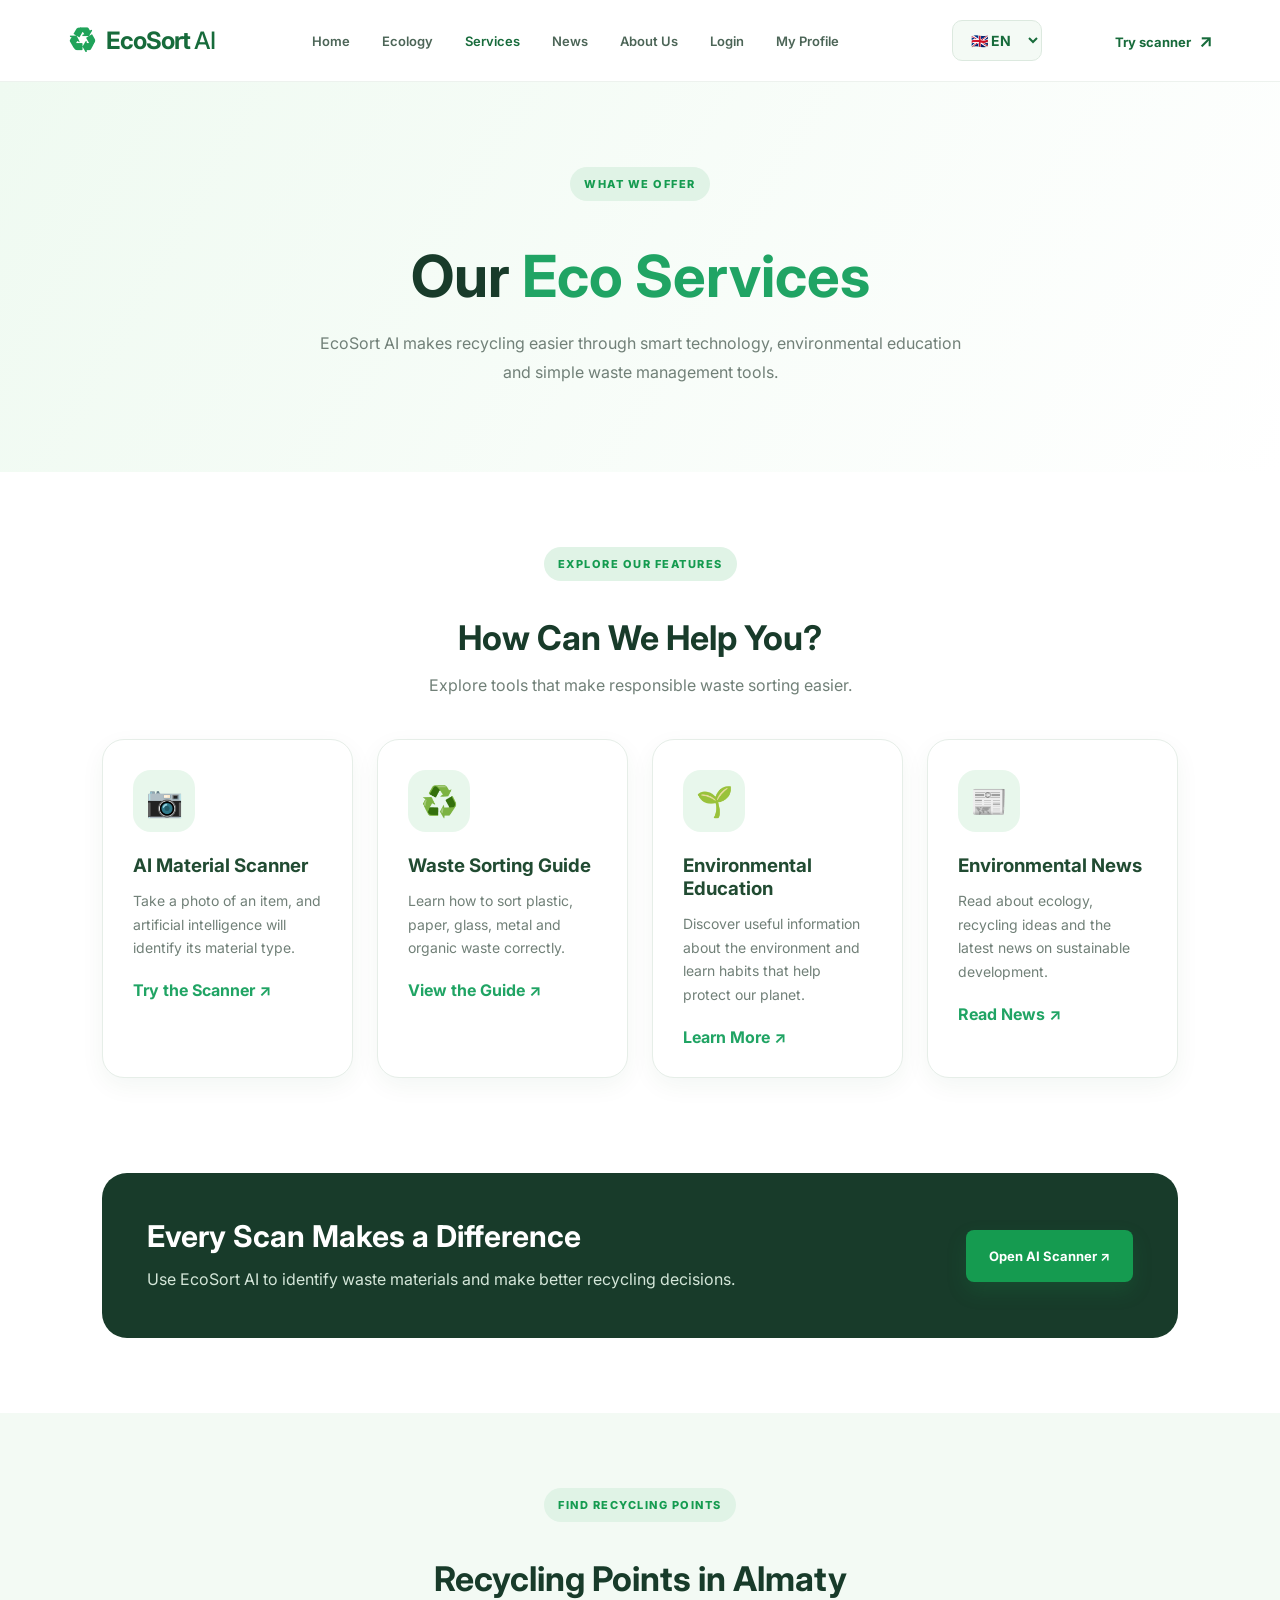
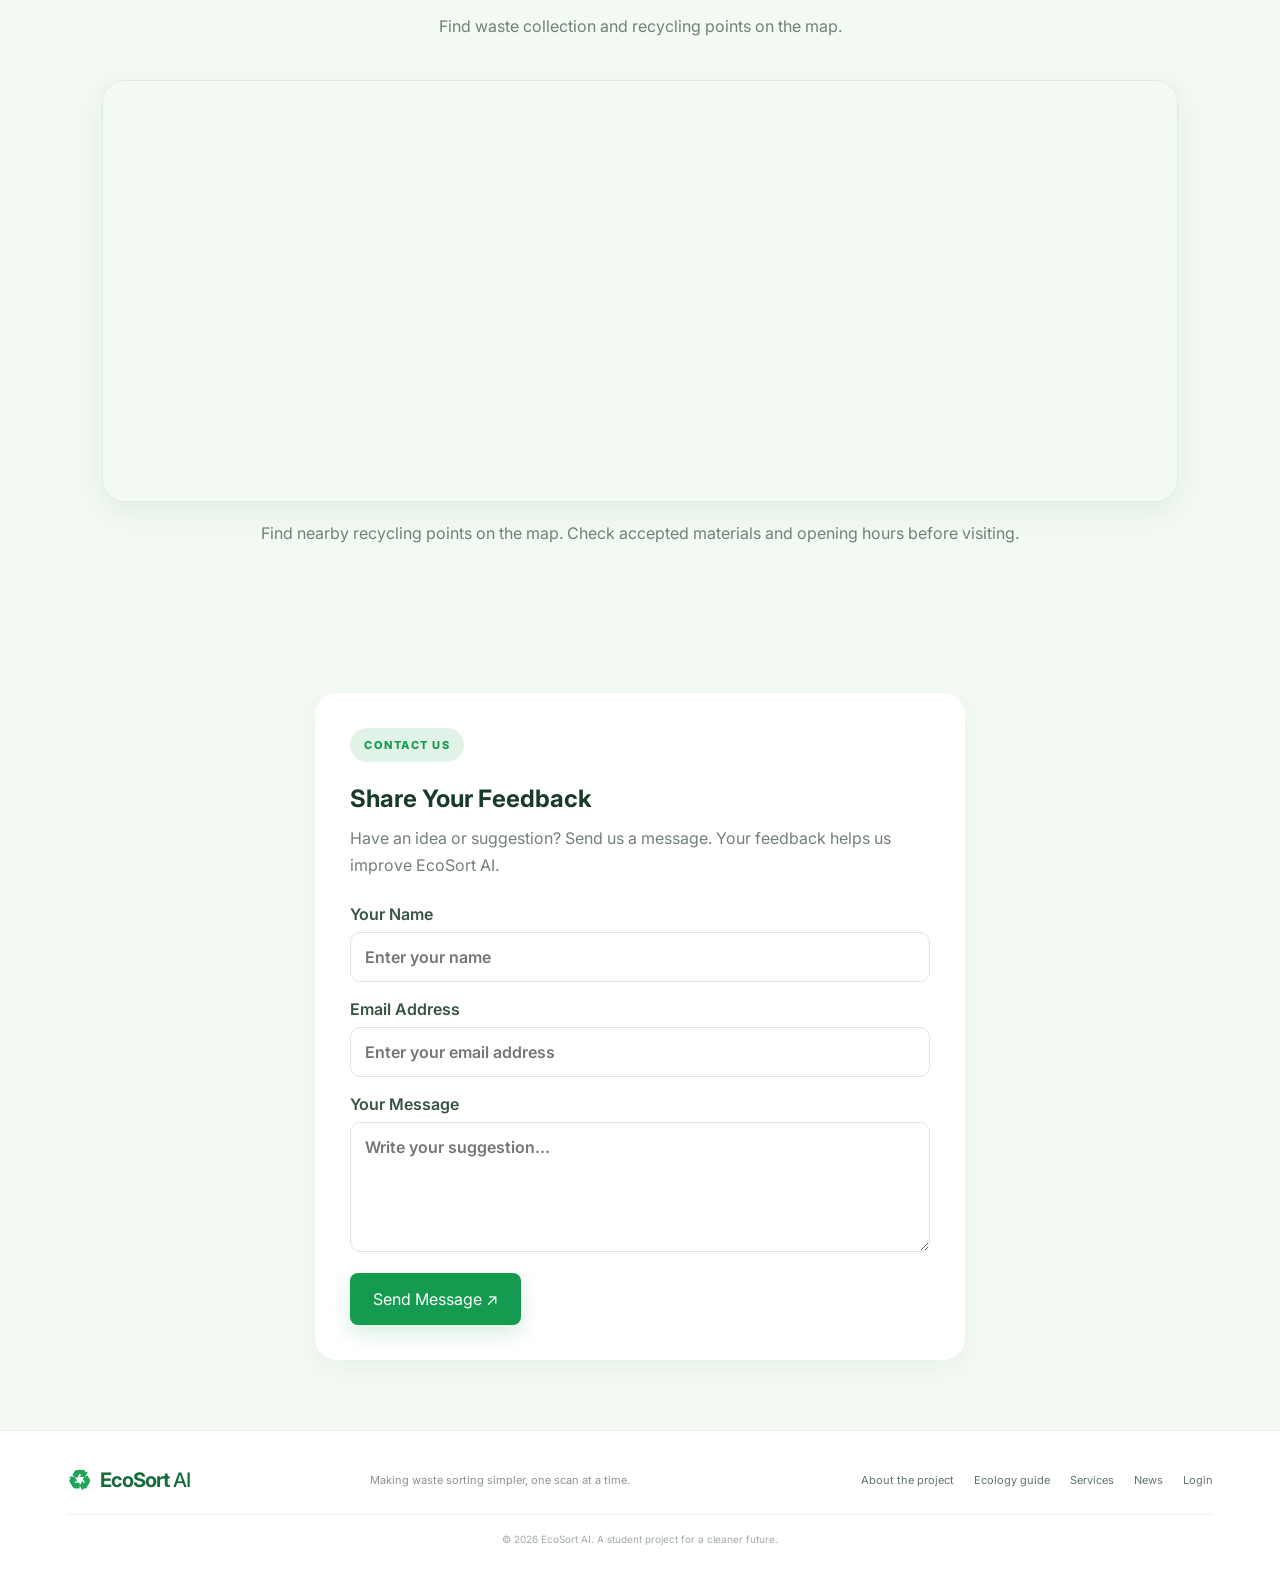
<file: services.html>
<!DOCTYPE html>
<html lang="en">
<head>
  <meta charset="UTF-8">
  <meta name="viewport" content="width=device-width, initial-scale=1.0">
  <title>Services | EcoSort AI</title>

  <link rel="preconnect" href="https://fonts.googleapis.com">
  <link rel="preconnect" href="https://fonts.gstatic.com" crossorigin>
  <link href="https://fonts.googleapis.com/css2?family=Inter:wght@400;500;600;700;800&display=swap" rel="stylesheet">

  <link rel="stylesheet" href="style.css">
  <script src="script.js" defer></script>

  <style>
    .services-hero {
      padding: 85px 8%;
      background: linear-gradient(120deg, #effaf1, #ffffff);
      text-align: center;
    }

    .services-hero h1 {
      font-size: clamp(38px, 5vw, 58px);
      color: #183b2a;
      margin: 18px 0;
    }

    .services-hero h1 span {
      color: #20a464;
    }

    .services-hero p {
      max-width: 650px;
      margin: auto;
      color: #718078;
      line-height: 1.8;
    }

    .services-section {
      padding: 75px 8%;
    }

    .services-heading {
      text-align: center;
      margin-bottom: 40px;
    }

    .services-heading h2 {
      color: #183b2a;
      font-size: 34px;
      margin: 14px 0;
    }

    .services-heading p {
      color: #718078;
      line-height: 1.7;
    }

    .services-grid {
      display: grid;
      grid-template-columns: repeat(auto-fit, minmax(230px, 1fr));
      gap: 24px;
    }

    .service-card {
      padding: 30px;
      background: #fff;
      border: 1px solid #e6eee8;
      border-radius: 22px;
      box-shadow: 0 8px 25px rgba(20,70,40,.05);
      transition: .25s;
    }

    .service-card:hover {
      transform: translateY(-6px);
      box-shadow: 0 12px 30px rgba(20,70,40,.10);
    }

    .service-icon {
      width: 62px;
      height: 62px;
      display: grid;
      place-items: center;
      background: #e8f7ec;
      border-radius: 18px;
      font-size: 30px;
      margin-bottom: 22px;
    }

    .service-card h3 {
      color: #214b32;
      margin-bottom: 12px;
    }

    .service-card p {
      color: #718078;
      line-height: 1.7;
      font-size: 14px;
      margin-bottom: 20px;
    }

    .service-card a {
      color: #20a464;
      font-weight: 700;
      text-decoration: none;
    }

    .service-banner {
      margin: 20px 8% 75px;
      padding: 45px;
      background: #183b2a;
      color: white;
      border-radius: 25px;
      display: flex;
      justify-content: space-between;
      align-items: center;
      gap: 25px;
      flex-wrap: wrap;
    }

    .service-banner h2 {
      font-size: 30px;
      margin-bottom: 12px;
    }

    .service-banner p {
      color: #d4e6d9;
      line-height: 1.7;
      max-width: 600px;
    }

    /* RECYCLING POINTS */
.recycling-map-section {
  padding: 75px 8%;
  background: #f3faf4;
}

.recycling-map-box {
  max-width: 1100px;
  margin: 35px auto 0;
  overflow: hidden;
  border-radius: 22px;
  border: 1px solid #e0ebe3;
  box-shadow: 0 10px 30px rgba(20,70,40,.08);
}

.recycling-map-box iframe {
  display: block;
  width: 100%;
  height: 420px;
  border: 0;
}

.recycling-map-note {
  text-align: center;
  color: #718078;
  margin-top: 18px;
  line-height: 1.7;
}

@media(max-width: 650px) {
  .recycling-map-box iframe {
    height: 320px;
  }
}

    .feedback-section {
      background: #f3faf4;
      padding: 70px 8%;
    }

    .feedback-box {
      max-width: 650px;
      margin: auto;
      background: white;
      padding: 35px;
      border-radius: 22px;
      box-shadow: 0 8px 25px rgba(20,70,40,.05);
    }

    .feedback-box h2 {
      color: #183b2a;
      margin-bottom: 12px;
    }

    .feedback-box > p {
      color: #718078;
      margin-bottom: 25px;
      line-height: 1.7;
    }

    .feedback-form label {
      display: block;
      color: #365442;
      font-weight: 600;
      margin-bottom: 17px;
    }

    .feedback-form input,
    .feedback-form textarea {
      width: 100%;
      padding: 14px;
      margin-top: 8px;
      border: 1px solid #dce8df;
      border-radius: 10px;
      font: inherit;
      outline: none;
      box-sizing: border-box;
    }

    .feedback-form input:focus,
    .feedback-form textarea:focus {
      border-color: #20a464;
    }

    .feedback-form button {
      border: none;
      cursor: pointer;
      font: inherit;
    }

    .feedback-message {
      margin-top: 15px;
      color: #20a464;
      font-weight: 600;
      display: none;
    }

    @media(max-width: 650px) {
      .services-section {
        padding: 55px 6%;
      }

      .service-banner {
        margin: 10px 6% 55px;
        padding: 30px 22px;
      }

      .feedback-section {
        padding: 55px 6%;
      }

      .feedback-box {
        padding: 25px 20px;
      }
    }
  </style>
</head>

<body>

<header class="site-header">
  <a class="brand" href="index.html">
    <span class="brand-mark">♻</span>
    <span>EcoSort <b>AI</b></span>
  </a>

  <button class="menu-toggle" type="button" aria-label="Open navigation" aria-expanded="false">
    <span></span><span></span><span></span>
  </button>

  <nav class="main-nav" aria-label="Main navigation">
    <a href="index.html">Home</a>
    <a href="ecology.html">Ecology</a>
    <a class="active" href="services.html">Services</a>
    <a href="news.html">News</a>
    <a href="about.html">About Us</a>
    <a href="login.html">Login</a>
    <a href="profile.html">My Profile</a>
  </nav>
<div class="language-switcher">
  <select id="languageSelect" aria-label="Choose language">
    <option value="kk">🇰🇿 KZ</option>
    <option value="ru">🇷🇺 RU</option>
    <option value="en">🇬🇧 EN</option>
  </select>
</div>
  <a class="header-link" href="scanner.html">Try scanner <span>↗</span></a>
</header>

<main>

  <section class="services-hero">
    <span class="eyebrow">WHAT WE OFFER</span>
    <h1>Our <span>Eco Services</span></h1>
    <p>
      EcoSort AI makes recycling easier through smart technology,
      practical environmental education and simple waste management tools.
    </p>
  </section>

  <section class="services-section">
    <div class="services-heading">
      <span class="eyebrow">EXPLORE OUR FEATURES</span>
      <h2>How We Help You</h2>
      <p>Discover tools that make responsible recycling simple.</p>
    </div>

    <div class="services-grid">

      <article class="service-card">
        <div class="service-icon">📷</div>
        <h3>AI Material Scanner</h3>
        <p>
          Take a picture of an item and let artificial intelligence
          identify its material category.
        </p>
        <a href="scanner.html">Try the scanner ↗</a>
      </article>

      <article class="service-card">
        <div class="service-icon">♻️</div>
        <h3>Waste Sorting Guide</h3>
        <p>
          Learn how to separate plastic, paper, glass, metal
          and organic waste correctly.
        </p>
        <a href="ecology.html">Explore the guide ↗</a>
      </article>

      <article class="service-card">
        <div class="service-icon">🌱</div>
        <h3>Eco Education</h3>
        <p>
          Discover useful environmental information and
          learn habits that help protect our planet.
        </p>
        <a href="ecology.html">Learn more ↗</a>
      </article>

      <article class="service-card">
        <div class="service-icon">📰</div>
        <h3>Environmental News</h3>
        <p>
          Explore environmental topics, recycling ideas
          and updates from the world of sustainability.
        </p>
        <a href="news.html">Read news ↗</a>
      </article>

    </div>
  </section>

  <section class="service-banner">
    <div>
      <h2>Make Every Scan Count</h2>
      <p>
        Start using EcoSort AI to identify waste materials
        and make smarter recycling decisions.
      </p>
    </div>
    
    <a href="scanner.html" class="button button-primary">Open AI Scanner ↗</a>
  </section>

    <!-- RECYCLING POINTS -->
  <section class="recycling-map-section">
    <div class="services-heading">
      <span class="eyebrow">FIND RECYCLING LOCATIONS</span>
      <h2>Recycling Points in Almaty</h2>
      <p>Explore locations where you can search for recycling and waste collection points.</p>
    </div>

    <div class="recycling-map-box">
      <iframe
        src="https://maps.google.com/maps?q=recycling%20points%20Almaty%20Kazakhstan&output=embed"
        loading="lazy"
        referrerpolicy="no-referrer-when-downgrade"
        title="Recycling points in Almaty map">
      </iframe>
    </div>

    <p class="recycling-map-note">
      Search the map for nearby recycling locations. Please check accepted materials and opening hours before visiting.
    </p>
  </section>
 
  <section class="feedback-section">
    <div class="feedback-box">
      <span class="eyebrow">GET IN TOUCH</span>
      <h2>Share Your Feedback</h2>
      <p>
        Have an idea or suggestion? Send us a message.
        Your feedback helps us improve EcoSort AI.
      </p>

      <form class="feedback-form" id="feedbackForm">
        <label>
          Your Name
          <input type="text" id="feedbackName" placeholder="Enter your name" maxlength="60" required>
        </label>

        <label>
          Email Address
          <input type="email" id="feedbackEmail" placeholder="Enter your email" required>
        </label>

        <label>
          Your Message
          <textarea id="feedbackText" rows="5" maxlength="1000" placeholder="Write your suggestion..." required></textarea>
        </label>

        <button type="submit" class="button button-primary">Send Message ↗</button>
        <div class="feedback-message" id="feedbackMessage"></div>
      </form>
    </div>
  </section>

</main>

<footer class="site-footer">
  <a class="brand footer-brand" href="index.html">
    <span class="brand-mark">♻</span>
    <span>EcoSort <b>AI</b></span>
  </a>

  <p>Making waste sorting simpler, one scan at a time.</p>

  <div class="footer-links">
    <a href="about.html">About the project</a>
    <a href="ecology.html">Ecology guide</a>
    <a href="services.html">Services</a>
    <a href="news.html">News</a>
    <a href="login.html">Login</a>
  </div>

  <small>© <span id="year"></span> EcoSort AI. A student project for a cleaner future.</small>
</footer>

<script>
  const feedbackForm = document.getElementById("feedbackForm");

  feedbackForm.addEventListener("submit", function(event) {
    event.preventDefault();

    const name = document.getElementById("feedbackName").value.trim();
    const message = document.getElementById("feedbackText").value.trim();
    const feedbackMessage = document.getElementById("feedbackMessage");

    if (!name || !message) return;

    feedbackMessage.textContent = "Thank you, " + name + "! Your feedback has been received.";
    feedbackMessage.style.display = "block";

    feedbackForm.reset();
  });
</script>

</body>
</html>
</file>
<file: style.css>
:root{--green:#176b3b;--green-dark:#10552f;--bright:#159b50;--mint:#effaf3;--mint-2:#e2f4e8;--text:#20332a;--muted:#68776f;--line:#e4eee7;--white:#fff;--font:'Inter',Arial,sans-serif}*{box-sizing:border-box;margin:0;padding:0}html{scroll-behavior:smooth}body{font-family:var(--font);color:var(--text);background:#fff;-webkit-font-smoothing:antialiased}a{color:inherit;text-decoration:none}.site-header{height:82px;padding:0 clamp(22px,5.2vw,82px);display:flex;align-items:center;justify-content:space-between;background:rgba(255,255,255,.96);border-bottom:1px solid #edf2ee;position:sticky;top:0;z-index:20;backdrop-filter:blur(12px)}.brand{display:inline-flex;align-items:center;gap:10px;color:var(--green);font-size:24px;font-weight:700;letter-spacing:-1px;white-space:nowrap}.brand b{font-weight:500}.brand-mark{font-size:33px;line-height:1;color:#20a35a}.main-nav{display:flex;align-items:center;gap:clamp(16px,2.5vw,38px);margin:0 24px}.main-nav a{font-size:13px;font-weight:600;color:#4c6557;transition:color .2s}.main-nav a:hover,.main-nav a.active{color:var(--green)}.header-link{font-size:13px;font-weight:700;color:var(--green);white-space:nowrap}.header-link span{font-size:18px;margin-left:5px}.menu-toggle{display:none}.hero{min-height:570px;padding:68px clamp(22px,5.2vw,82px) 60px;background:linear-gradient(110deg,#f0fbf4 0%,#f5fcf7 52%,#e9f8ee 100%);display:grid;grid-template-columns:1fr 1fr;align-items:center;gap:5.2%;overflow:hidden}.hero-copy{max-width:610px;position:relative;z-index:2}.eyebrow,.section-kicker{font-size:11px;font-weight:800;letter-spacing:1.5px;color:var(--bright)}.eyebrow{display:inline-flex;align-items:center;gap:9px;padding:10px 14px;border-radius:30px;background:#e0f3e6;margin-bottom:22px}.eyebrow-dot{width:7px;height:7px;border-radius:50%;background:#1eaa5b;box-shadow:0 0 0 4px #ccebd6}.hero h1{font-size:clamp(46px,5.3vw,76px);line-height:1.04;letter-spacing:-3.8px;font-weight:800;color:#185f37}.hero h1 span,.section-heading h2 span,.impact-copy h2 span{color:#27a65b}.hero-description{max-width:540px;margin-top:22px;color:#64736a;font-size:16px;line-height:1.85}.hero-actions{display:flex;align-items:center;gap:14px;margin-top:30px;flex-wrap:wrap}.button{min-height:52px;padding:0 23px;display:inline-flex;align-items:center;justify-content:center;gap:13px;border-radius:8px;font-size:13px;font-weight:700;transition:transform .2s,box-shadow .2s,background .2s}.button:hover{transform:translateY(-3px)}.button-primary{background:#159b50;color:#fff;box-shadow:0 9px 20px #159b502b}.button-primary:hover{background:#117e40;box-shadow:0 12px 24px #159b5038}.button-icon{font-size:23px}.arrow{font-size:19px}.button-secondary{border:1px solid #8eb99a;color:var(--green);background:#ffffffa8}.button-secondary:hover{background:#fff}.hero-note{display:flex;align-items:center;gap:12px;margin-top:32px;color:#77867c;font-size:12px}.mini-avatars{display:flex;padding-left:3px}.mini-avatars i{width:25px;height:25px;border-radius:50%;display:grid;place-items:center;margin-left:-4px;border:2px solid #f1faf4;background:#d9efdf;font-style:normal;font-size:12px}.hero-visual{height:410px;position:relative;display:flex;align-items:center;justify-content:center}.visual-glow{position:absolute;width:85%;height:85%;border-radius:50%;background:#c8ebd2;filter:blur(50px);opacity:.75}.visual-image-wrap{position:relative;width:min(100%,590px);height:365px;border-radius:18px;overflow:hidden;box-shadow:0 24px 55px #245b3822;z-index:1;background:#d9e9df}.visual-image-wrap>img{width:100%;height:100%;object-fit:cover;display:block}.image-label{position:absolute;left:18px;bottom:18px;display:flex;align-items:center;gap:11px;padding:12px 16px;border-radius:12px;background:#ffffffeb;box-shadow:0 8px 25px #183c2520}.label-icon{width:34px;height:34px;display:grid;place-items:center;border-radius:9px;background:#e3f5e8;color:var(--green);font-size:21px}.image-label b,.floating-card b{display:block;font-size:12px;color:#244332}.image-label small,.floating-card small{display:block;margin-top:4px;font-size:10px;color:#829087}.floating-card{position:absolute;z-index:3;display:flex;align-items:center;gap:10px;padding:12px 16px;border:1px solid #ffffffb8;border-radius:12px;background:#ffffffed;box-shadow:0 12px 35px #234a3020}.floating-card-top{top:28px;right:-10px}.floating-card-bottom{bottom:24px;right:-18px}.floating-icon,.check-icon{width:31px;height:31px;display:grid;place-items:center;border-radius:9px;background:#e5f5e9;color:#168746;font-size:17px}.check-icon{background:#159b50;color:#fff}.visual-spark{position:absolute;color:#41b66d;font-size:28px}.spark-one{top:27px;left:0}.spark-two{bottom:20px;left:25px;font-size:19px}.trust-strip{max-width:1250px;margin:-1px auto 0;padding:25px clamp(22px,4vw,55px);display:grid;grid-template-columns:repeat(4,1fr);gap:20px;background:#fff;border:1px solid #edf2ee;border-radius:0 0 16px 16px;box-shadow:0 12px 30px #245b3808}.trust-strip>div{display:flex;align-items:center;gap:12px}.strip-icon{width:39px;height:39px;display:grid;place-items:center;border-radius:11px;background:#eaf7ee;color:#18854a;font-size:21px}.trust-strip b,.trust-strip small{display:block}.trust-strip b{font-size:12px;color:#294535}.trust-strip small{margin-top:4px;color:#8a978e;font-size:10px}.section{padding:100px clamp(22px,7vw,110px)}.section-heading{display:flex;align-items:flex-end;justify-content:space-between;gap:35px;margin-bottom:38px}.section-heading h2,.impact-copy h2{margin-top:13px;font-size:clamp(32px,4vw,48px);line-height:1.12;letter-spacing:-2px;color:#1b633b}.section-heading>p{max-width:390px;color:#77847c;font-size:14px;line-height:1.8;padding-bottom:4px}.steps-grid{display:grid;grid-template-columns:repeat(3,1fr);gap:18px}.step-card{position:relative;padding:28px 27px 30px;border:1px solid var(--line);border-radius:14px;background:#fff;transition:transform .25s,box-shadow .25s}.step-card:hover{transform:translateY(-5px);box-shadow:0 16px 35px #1c69300e}.step-number{position:absolute;right:24px;top:24px;color:#c2d8c9;font-size:12px;font-weight:800;letter-spacing:1px}.step-symbol{width:52px;height:52px;display:grid;place-items:center;border-radius:14px;font-size:27px;margin-bottom:24px}.symbol-upload{background:#e8f5ed;color:#16834a}.symbol-scan{background:#eef5e8;color:#638d3c}.symbol-leaf{background:#e4f5e8;color:#1c9a51}.step-card h3{font-size:17px;color:#254633;margin-bottom:9px}.step-card p{font-size:13px;line-height:1.7;color:#7b8980;max-width:290px}.categories-section{background:#f6fbf7}.compact-heading{align-items:flex-end}.text-link{font-size:12px;font-weight:700;color:var(--green);padding-bottom:7px;white-space:nowrap}.text-link span{font-size:18px;margin-left:6px}.category-grid{display:grid;grid-template-columns:repeat(3,1fr);gap:15px}.category-card{position:relative;min-height:174px;padding:23px;border:1px solid #e7f0e9;border-radius:13px;background:#fff;display:flex;flex-direction:column;align-items:flex-start;transition:transform .2s,box-shadow .2s}.category-card:hover{transform:translateY(-4px);box-shadow:0 14px 30px #245b3812}.category-emoji{width:43px;height:43px;border-radius:12px;display:grid;place-items:center;font-size:25px;margin-bottom:16px}.cat-plastic .category-emoji{background:#e6f1ff;color:#4383c7}.cat-paper .category-emoji{background:#fff3df;color:#c58a32}.cat-glass .category-emoji{background:#e5f5ed;color:#30996a}.cat-metal .category-emoji{background:#edf0f2;color:#687985}.cat-organic .category-emoji{background:#f0f6df;color:#7b9c36}.cat-textile .category-emoji{background:#f8eafa;color:#a56ab1}.category-name{font-size:15px;font-weight:700;color:#294b37}.category-desc{font-size:11px;color:#89958d;margin-top:6px}.category-arrow{position:absolute;right:21px;top:22px;color:#7fa68b;font-size:17px}.impact-banner{margin:0 clamp(22px,7vw,110px) 90px;padding:50px 6%;min-height:300px;border-radius:20px;background:linear-gradient(110deg,#e4f5e9,#f2faf4 70%,#e1f2e5);display:flex;align-items:center;justify-content:space-between;overflow:hidden;position:relative}.impact-copy{position:relative;z-index:2}.impact-copy h2{font-size:42px}.impact-copy p{margin:14px 0 23px;color:#718078;font-size:13px}.button-light{background:#fff;color:var(--green);box-shadow:0 7px 20px #245b3810}.impact-art{width:300px;height:220px;position:relative;margin-right:7%}.impact-circle{position:absolute;border-radius:50%;display:grid;place-items:center}.circle-back{width:190px;height:190px;right:20px;top:12px;background:#c6e8d0}.circle-front{width:145px;height:145px;right:42px;top:34px;background:linear-gradient(145deg,#36b66a,#16834a);color:#fff;font-size:75px;box-shadow:0 15px 35px #16834a35}.leaf{position:absolute;color:#39a962;font-size:35px}.leaf-a{top:4px;left:25px}.leaf-b{bottom:0;right:0}.site-footer{padding:36px clamp(22px,5.2vw,82px);display:grid;grid-template-columns:1fr 1.4fr 1.5fr;align-items:center;gap:20px;border-top:1px solid var(--line)}.footer-brand{font-size:20px}.footer-brand .brand-mark{font-size:27px}.site-footer p{font-size:11px;color:#89958d}.footer-links{display:flex;justify-content:flex-end;gap:20px}.footer-links a{font-size:11px;color:#5f7567}.site-footer>small{grid-column:1/-1;text-align:center;color:#a0aaa3;font-size:10px;padding-top:18px;border-top:1px solid #edf2ee}@media(max-width:1050px){.site-header{padding:0 25px}.main-nav{gap:15px;margin:0 12px}.main-nav a{font-size:11px}.hero{gap:3%;padding-left:35px;padding-right:35px}.hero h1{font-size:58px}.hero-visual{height:350px}.visual-image-wrap{height:310px}.floating-card-top{right:-3px}.floating-card-bottom{right:-7px}.trust-strip{margin:0 20px}.section{padding:75px 35px}}@media(max-width:760px){.site-header{height:70px}.brand{font-size:21px}.menu-toggle{display:flex;width:42px;height:42px;flex-direction:column;justify-content:center;align-items:center;gap:5px;border:1px solid var(--line);border-radius:9px;background:#fff;cursor:pointer;margin-left:auto}.menu-toggle span{width:18px;height:2px;background:var(--green);border-radius:2px}.main-nav{display:none;position:absolute;top:69px;left:0;right:0;margin:0;padding:17px 24px 22px;background:#fff;border-bottom:1px solid var(--line);box-shadow:0 15px 25px #244b3010;flex-direction:column;align-items:flex-start;gap:18px}.main-nav.open{display:flex}.main-nav a{font-size:13px}.header-link{margin-left:13px;font-size:11px}.hero{grid-template-columns:1fr;padding:48px 24px 42px;gap:25px}.hero h1{font-size:clamp(48px,12vw,66px);letter-spacing:-2.7px}.hero-description{font-size:14px;line-height:1.75}.hero-visual{height:320px;margin:0 7px}.visual-image-wrap{height:275px}.floating-card-top{top:0;right:-10px}.floating-card-bottom{bottom:0;right:-10px}.trust-strip{grid-template-columns:repeat(2,1fr);gap:18px;margin:0 12px;padding:22px 17px}.section{padding:65px 24px}.section-heading{display:block}.section-heading>p{margin-top:17px}.steps-grid{grid-template-columns:1fr}.step-card{min-height:170px}.category-grid{grid-template-columns:repeat(2,1fr)}.category-card{min-height:165px;padding:18px}.impact-banner{margin:0 18px 60px;padding:35px 25px;min-height:300px}.impact-copy h2{font-size:34px}.impact-art{position:absolute;right:-115px;bottom:-80px;opacity:.45}.site-footer{grid-template-columns:1fr;gap:13px;padding:30px 24px}.footer-links{justify-content:flex-start;flex-wrap:wrap}.site-footer>small{grid-column:auto;text-align:left}}@media(max-width:420px){.header-link{display:none}.hero-actions{align-items:stretch;flex-direction:column}.button{width:100%}.trust-strip{grid-template-columns:1fr 1fr}.trust-strip small{font-size:9px}.category-grid{grid-template-columns:1fr 1fr}.category-card{padding:15px;min-height:158px}.category-name{font-size:13px}.category-desc{font-size:10px}.section-heading h2{font-size:35px}.text-link{display:inline-block;margin-top:20px}} /* =========================================
   ABOUT US — PREMIUM DESIGN
========================================= */

.about-hero {
    min-height: 440px;
    padding: 90px clamp(22px, 7vw, 110px);
    display: flex;
    align-items: center;
    position: relative;
    overflow: hidden;
    background:
        radial-gradient(circle at 85% 30%, #ccebd5 0, transparent 30%),
        linear-gradient(120deg, #effaf3, #e2f4e8);
}

.about-hero::after {
    content: "♻";
    position: absolute;
    right: 9%;
    top: 50%;
    transform: translateY(-50%) rotate(-15deg);
    font-size: 230px;
    color: #168746;
    opacity: .07;
}

.about-hero-content {
    max-width: 680px;
    position: relative;
    z-index: 2;
}

.about-hero h1 {
    margin-top: 20px;
    font-size: clamp(42px, 5.5vw, 68px);
    line-height: 1.08;
    letter-spacing: -3px;
    color: #185f37;
}

.about-hero h1 span {
    color: #27a65b;
}

.about-hero p {
    max-width: 560px;
    margin: 22px 0 28px;
    color: #68776f;
    font-size: 15px;
    line-height: 1.9;
}

.about-section {
    padding-top: 85px;
    padding-bottom: 85px;
}

.about-section:nth-of-type(3) {
    background: #f6fbf7;
}

.about-highlight {
    display: flex;
    align-items: center;
    gap: 25px;
    padding: 32px;
    border: 1px solid #e3efe6;
    border-radius: 18px;
    background: linear-gradient(120deg, #f3faf5, #ffffff);
    box-shadow: 0 12px 35px #245b3809;
    transition: .25s ease;
}

.about-highlight:hover {
    transform: translateY(-5px);
    box-shadow: 0 18px 40px #245b3815;
}

.about-highlight-icon {
    min-width: 75px;
    height: 75px;
    display: grid;
    place-items: center;
    border-radius: 20px;
    background: #e3f4e8;
    font-size: 38px;
}

.about-highlight h3 {
    margin-bottom: 10px;
    color: #245b38;
    font-size: 20px;
}

.about-highlight p {
    max-width: 760px;
    color: #77847c;
    font-size: 14px;
    line-height: 1.8;
}

.technology-section {
    background: #f6fbf7;
}

.technology-grid {
    display: grid;
    grid-template-columns: repeat(3, 1fr);
    gap: 18px;
}

.technology-card {
    min-height: 225px;
    padding: 28px;
    border: 1px solid #e5eee7;
    border-radius: 16px;
    background: #ffffff;
    transition: transform .25s, box-shadow .25s, border-color .25s;
}

.technology-card:hover {
    transform: translateY(-6px);
    border-color: #b9dfc4;
    box-shadow: 0 17px 35px #245b3812;
}

.technology-icon {
    width: 52px;
    height: 52px;
    display: grid;
    place-items: center;
    margin-bottom: 22px;
    border-radius: 14px;
    background: #e9f6ed;
    font-size: 27px;
}

.technology-card h3 {
    margin-bottom: 11px;
    color: #254633;
    font-size: 17px;
}

.technology-card p {
    color: #7b8980;
    font-size: 13px;
    line-height: 1.8;
}

.about-section .steps-grid {
    gap: 20px;
}

.about-section .step-card {
    min-height: 220px;
    border-radius: 16px;
}

.about-section .step-symbol {
    width: 55px;
    height: 55px;
    background: #e8f5ed;
    color: #16834a;
}

.about-section .step-number {
    color: #a8cdb4;
}

/* ABOUT MOBILE DESIGN */

@media (max-width: 760px) {

    .about-hero {
        min-height: 420px;
        padding: 65px 24px;
    }

    .about-hero::after {
        right: -35px;
        top: 75%;
        font-size: 150px;
    }

    .about-hero h1 {
        font-size: 46px;
        letter-spacing: -2px;
    }

    .about-hero p {
        font-size: 14px;
    }

    .about-section {
        padding: 65px 24px;
    }

    .about-highlight {
        align-items: flex-start;
        flex-direction: column;
        padding: 25px;
        gap: 17px;
    }

    .about-highlight h3 {
        font-size: 18px;
    }

    .technology-grid {
        grid-template-columns: repeat(2, 1fr);
        gap: 12px;
    }

    .technology-card {
        min-height: 230px;
        padding: 19px;
    }

    .technology-card h3 {
        font-size: 15px;
    }

    .technology-card p {
        font-size: 12px;
    }
}

@media (max-width: 420px) {

    .technology-grid {
        grid-template-columns: 1fr;
    }

    .technology-card {
        min-height: auto;
    }

    .about-hero h1 {
        font-size: 40px;
    }
    /* DID YOU KNOW — PREMIUM DESIGN */

.ecology-section:has(.ecology-heading h2:nth-child(2)) {
    position: relative;
}

.ecology-section:has(.ecology-heading h2) .benefits {
    display: grid;
    grid-template-columns: repeat(4, 1fr);
    gap: 22px;
}

.ecology-section:has(.ecology-heading h2) .benefit {
    background: linear-gradient(145deg, #ffffff, #f0f8ef);
    border: 1px solid #dcebdc;
    border-radius: 22px;
    padding: 30px 22px;
    min-height: 170px;
    display: flex;
    flex-direction: column;
    align-items: flex-start;
    gap: 18px;
    box-shadow: 0 8px 25px rgba(31, 107, 52, 0.06);
    transition: 0.3s ease;
}

.ecology-section:has(.ecology-heading h2) .benefit:hover {
    transform: translateY(-7px);
    box-shadow: 0 15px 30px rgba(31, 107, 52, 0.12);
}

.ecology-section:has(.ecology-heading h2) .benefit strong {
    width: 55px;
    height: 55px;
    display: flex;
    align-items: center;
    justify-content: center;
    background: #e3f1e1;
    border-radius: 16px;
    font-size: 28px;
}

.ecology-section:has(.ecology-heading h2) .benefit span {
    color: #34443a;
    font-size: 15px;
    line-height: 1.7;
}

@media (max-width: 900px) {
    .ecology-section:has(.ecology-heading h2) .benefits {
        grid-template-columns: repeat(2, 1fr);
    }
}

@media (max-width: 550px) {
    .ecology-section:has(.ecology-heading h2) .benefits {
        grid-template-columns: 1fr;
    }
}

}
/* CONTACT US — NEW MODERN DESIGN */

.contact-section {
    padding: 100px 20px;
    background: #f3f8f4;
}

.contact-container {
    max-width: 1150px;
    margin: 0 auto;
    display: grid;
    grid-template-columns: 0.85fr 1.15fr;
    background: #ffffff;
    border-radius: 24px;
    overflow: hidden;
    box-shadow: 0 20px 60px rgba(20, 70, 40, 0.10);
}

/* LEFT SIDE */

.contact-info {
    padding: 55px 45px;
    background: linear-gradient(145deg, #176b3b, #0d4929);
    color: #ffffff;
    display: flex;
    flex-direction: column;
    justify-content: space-between;
}

.contact-info h2 {
    font-size: 34px;
    margin-bottom: 18px;
    color: #ffffff;
}

.contact-info p {
    color: #d5eadb;
    line-height: 1.8;
    font-size: 15px;
}

.contact-info::after {
    content: "🌿";
    font-size: 100px;
    opacity: 0.18;
    text-align: right;
    margin-top: 40px;
}

/* RIGHT SIDE */

.contact-form {
    padding: 55px 50px;
}

.contact-form h2 {
    font-size: 30px;
    color: #176b3b;
    margin-bottom: 12px;
}

.contact-form > p {
    color: #718078;
    margin-bottom: 30px;
}

.contact-form input,
.contact-form textarea {
    width: 100%;
    padding: 16px 18px;
    margin-bottom: 18px;
    border: 1px solid #dce9df;
    border-radius: 12px;
    background: #f8fbf8;
    font-size: 15px;
    font-family: inherit;
    outline: none;
    transition: 0.3s;
}

.contact-form input:focus,
.contact-form textarea:focus {
    border-color: #269653;
    background: #ffffff;
    box-shadow: 0 0 0 4px rgba(38, 150, 83, 0.08);
}

.contact-form textarea {
    min-height: 140px;
    resize: vertical;
}

.contact-form button {
    width: 100%;
    padding: 17px;
    border: none;
    border-radius: 12px;
    background: #176b3b;
    color: #ffffff;
    font-size: 16px;
    font-weight: 600;
    cursor: pointer;
    transition: 0.3s;
}

.contact-form button:hover {
    background: #10552f;
    transform: translateY(-2px);
    box-shadow: 0 8px 20px rgba(23, 107, 59, 0.2);
}

.contact-status {
    margin-top: 15px;
    font-size: 14px;
}

/* MOBILE */

@media (max-width: 750px) {
    .contact-section {
        padding: 60px 16px;
    }

    .contact-container {
        grid-template-columns: 1fr;
    }

    .contact-info {
        padding: 35px 28px;
    }

    .contact-info h2 {
        font-size: 28px;
    }

    .contact-info::after {
        font-size: 65px;
        margin-top: 15px;
    }

    .contact-form {
        padding: 35px 25px;
    }

    .contact-form h2 {
        font-size: 25px;
    }
}
/* Language Switcher */
.language-switcher {
  display: flex;
  align-items: center;
  margin-left: 15px;
}

.language-switcher select {
  padding: 10px 14px;
  border: 1px solid #dce9df;
  border-radius: 10px;
  background: #f4faf5;
  color: #176b3b;
  font-family: inherit;
  font-size: 14px;
  font-weight: 700;
  cursor: pointer;
  outline: none;
  transition: 0.3s ease;
}

.language-switcher select:hover {
  background: #e5f4e9;
  border-color: #176b3b;
}

@media (max-width: 900px) {
  .language-switcher {
    margin: 12px 0;
  }
}
</file>
